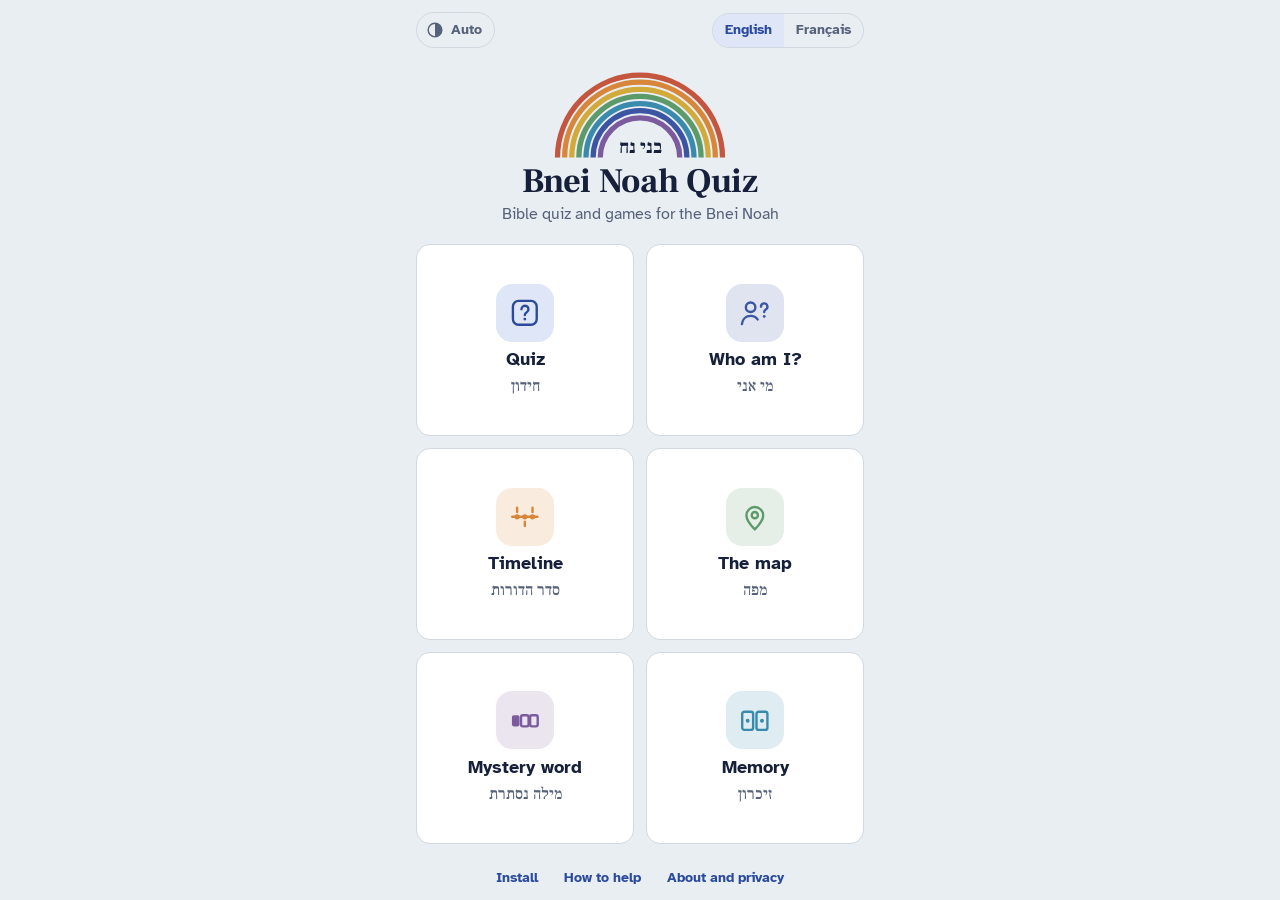
<file: index.html>
<!doctype html>
<html lang="en">
<head>
<meta charset="utf-8">
<meta name="viewport" content="width=device-width, initial-scale=1, viewport-fit=cover">
<meta name="color-scheme" content="light dark">
<title>Bnei Noah Quiz</title>
<meta name="description" content="A free Bible quiz and five games for Noahides. 60 questions, every answer cites its source. Works offline, no ads, no account. English and French.">
<link rel="canonical" href="https://jimdmb.github.io/quiz-benei-noah/">
<link rel="icon" type="image/png" href="icon.png">
<link rel="apple-touch-icon" href="icon.png">
<link rel="manifest" href="manifest.webmanifest">
<meta name="theme-color" content="#E9EEF2" media="(prefers-color-scheme: light)">
<meta name="theme-color" content="#0E1320" media="(prefers-color-scheme: dark)">
<meta name="mobile-web-app-capable" content="yes">
<meta name="apple-mobile-web-app-capable" content="yes">
<meta name="apple-mobile-web-app-title" content="Bnei Noah">
<style>
/* Fonts bundled locally so the app works offline */
@font-face { font-family: "Frank Ruhl Libre"; font-style: normal; font-weight: 500; font-display: swap; src: url(fonts/frank-ruhl-libre-latin-500-normal.woff2) format("woff2"); unicode-range: U+0000-00FF, U+0131, U+0152-0153, U+02BB-02BC, U+02C6, U+02DA, U+02DC, U+0304, U+0308, U+0329, U+2000-206F, U+20AC, U+2122, U+2191, U+2193, U+2212, U+2215, U+FEFF, U+FFFD; }
@font-face { font-family: "Frank Ruhl Libre"; font-style: normal; font-weight: 700; font-display: swap; src: url(fonts/frank-ruhl-libre-latin-700-normal.woff2) format("woff2"); unicode-range: U+0000-00FF, U+0131, U+0152-0153, U+02BB-02BC, U+02C6, U+02DA, U+02DC, U+0304, U+0308, U+0329, U+2000-206F, U+20AC, U+2122, U+2191, U+2193, U+2212, U+2215, U+FEFF, U+FFFD; }
@font-face { font-family: "Frank Ruhl Libre"; font-style: normal; font-weight: 500; font-display: swap; src: url(fonts/frank-ruhl-libre-hebrew-500-normal.woff2) format("woff2"); unicode-range: U+0307-0308, U+0590-05FF, U+200C-2010, U+20AA, U+25CC, U+FB1D-FB4F; }
@font-face { font-family: "Frank Ruhl Libre"; font-style: normal; font-weight: 700; font-display: swap; src: url(fonts/frank-ruhl-libre-hebrew-700-normal.woff2) format("woff2"); unicode-range: U+0307-0308, U+0590-05FF, U+200C-2010, U+20AA, U+25CC, U+FB1D-FB4F; }
@font-face { font-family: "Atkinson Hyperlegible"; font-style: normal; font-weight: 400; font-display: swap; src: url(fonts/atkinson-hyperlegible-latin-400-normal.woff2) format("woff2"); unicode-range: U+0000-00FF, U+0131, U+0152-0153, U+02BB-02BC, U+02C6, U+02DA, U+02DC, U+0304, U+0308, U+0329, U+2000-206F, U+20AC, U+2122, U+2191, U+2193, U+2212, U+2215, U+FEFF, U+FFFD; }
@font-face { font-family: "Atkinson Hyperlegible"; font-style: normal; font-weight: 700; font-display: swap; src: url(fonts/atkinson-hyperlegible-latin-700-normal.woff2) format("woff2"); unicode-range: U+0000-00FF, U+0131, U+0152-0153, U+02BB-02BC, U+02C6, U+02DA, U+02DC, U+0304, U+0308, U+0329, U+2000-206F, U+20AC, U+2122, U+2191, U+2193, U+2212, U+2215, U+FEFF, U+FFFD; }

/* Base reset + Android safe areas (Capacitor injects --safe-area-inset-*) */
*, *::before, *::after { box-sizing: border-box; }
:root {
  --inset-top: var(--safe-area-inset-top, env(safe-area-inset-top, 0px));
  --inset-bottom: var(--safe-area-inset-bottom, env(safe-area-inset-bottom, 0px));
  --inset-left: var(--safe-area-inset-left, env(safe-area-inset-left, 0px));
  --inset-right: var(--safe-area-inset-right, env(safe-area-inset-right, 0px));
  padding: var(--inset-top) var(--inset-right) 0 var(--inset-left);
  -webkit-text-size-adjust: 100%;
  -webkit-tap-highlight-color: transparent;
}
body { margin: 0; overscroll-behavior-y: none; }
img { max-width: 100%; }
[hidden] { display: none !important; }

/* Layout: one phone-width column; screens swap in place. The keshet (rainbow arc of the covenant, Gen 9:13) is the single bold element: brand mark on home, progress gauge in play. */
:root {
  --bg: #E9EEF2;
  --surface: #FFFFFF;
  --ink: #16203A;
  --muted: #56627A;
  --line: #D0D8E1;
  --accent: #2B4A9E;
  --accent-ink: #FFFFFF;
  --accent-soft: #DEE6F7;
  --good: #2C7A55;
  --good-soft: #DDEFE5;
  --bad: #B3443A;
  --bad-soft: #F6E1DE;
  --k1: #C4553F; --k2: #D8873A; --k3: #D2AA3C; --k4: #5C9A6A; --k5: #3A8AAE; --k6: #3B55A3; --k7: #7B5A9E;
  --f-display: "Frank Ruhl Libre", "Iowan Old Style", "Times New Roman", serif;
  --f-body: "Atkinson Hyperlegible", system-ui, -apple-system, "Segoe UI", Roboto, sans-serif;
  --radius: 14px;
}
@media (prefers-color-scheme: dark) {
  :root:not([data-theme="light"]) {
    --bg: #0E1320; --surface: #171E30; --ink: #E7EBF3; --muted: #9AA4B9; --line: #2A3350;
    --accent: #8EA6EE; --accent-ink: #0E1320; --accent-soft: #222D4B;
    --good: #5DBE8C; --good-soft: #16302A; --bad: #EA8277; --bad-soft: #3A1F1F;
    --k1: #E0765F; --k2: #EDA257; --k3: #E6C45E; --k4: #7DBA8A; --k5: #5FA9CB; --k6: #7088D6; --k7: #A385C4;
    color-scheme: dark;
  }
}
:root[data-theme="dark"] {
  --bg: #0E1320; --surface: #171E30; --ink: #E7EBF3; --muted: #9AA4B9; --line: #2A3350;
  --accent: #8EA6EE; --accent-ink: #0E1320; --accent-soft: #222D4B;
  --good: #5DBE8C; --good-soft: #16302A; --bad: #EA8277; --bad-soft: #3A1F1F;
  --k1: #E0765F; --k2: #EDA257; --k3: #E6C45E; --k4: #7DBA8A; --k5: #5FA9CB; --k6: #7088D6; --k7: #A385C4;
  color-scheme: dark;
}

html, body { height: 100%; }
body {
  background: var(--bg);
  color: var(--ink);
  font-family: var(--f-body);
  font-size: 16px;
  line-height: 1.5;
  -webkit-font-smoothing: antialiased;
}
.app {
  max-width: 30rem;
  min-height: 100%;
  margin: 0 auto;
  padding-inline: 16px;
  padding-block: 20px 0;
  display: flex;
  flex-direction: column;
  gap: 24px;
}
button { font: inherit; color: inherit; }
:focus-visible { outline: 3px solid var(--accent); outline-offset: 2px; border-radius: 6px; }
[tabindex="-1"]:focus { outline: none; }
.he { font-family: var(--f-display); direction: rtl; unicode-bidi: isolate; }

/* ---------- Home ---------- */
.brand { display: flex; flex-direction: column; align-items: center; text-align: center; gap: 6px; }
.brand svg { width: 100%; max-width: 250px; height: auto; display: block; }
.band { fill: none; stroke-width: 7; }
.hero-he { font-family: var(--f-display); font-size: 25px; font-weight: 700; fill: var(--ink); }
.brand h1 {
  font-family: var(--f-display);
  font-weight: 700;
  font-size: 2.15rem;
  line-height: 1.1;
  letter-spacing: -0.01em;
  margin: 0;
  text-wrap: balance;
}
.tagline { margin: 0; color: var(--muted); max-width: 34ch; text-wrap: balance; }

.label {
  margin: 0 0 10px;
  font-size: 0.75rem;
  font-weight: 700;
  letter-spacing: 0.09em;
  text-transform: uppercase;
  color: var(--muted);
}

.btn {
  display: flex;
  flex-direction: column;
  align-items: center;
  justify-content: center;
  gap: 2px;
  width: 100%;
  min-height: 52px;
  padding: 12px 16px;
  border: 0;
  border-radius: 12px;
  background: var(--accent);
  color: var(--accent-ink);
  font-weight: 700;
  font-size: 1.05rem;
  cursor: pointer;
  transition: transform .12s ease, filter .15s ease;
}
.btn:hover { filter: brightness(1.08); }
.btn:active { transform: scale(0.985); }
.btn small { font-weight: 400; font-size: 0.85rem; opacity: 0.85; }
.btn.ghost { background: transparent; color: var(--accent); border: 1.5px solid var(--line); }
.btn.ghost:hover { border-color: var(--accent); filter: none; }

.cats {
  display: flex;
  flex-direction: column;
  background: var(--surface);
  border: 1px solid var(--line);
  border-radius: var(--radius);
  overflow: hidden;
}
.cat {
  display: grid;
  grid-template-columns: 44px minmax(0, 1fr) auto;
  grid-template-areas: "ico name he" "ico desc desc" "ico best best";
  column-gap: 12px;
  align-items: baseline;
  padding: 14px 16px;
  border: 0;
  border-top: 1px solid var(--line);
  background: transparent;
  text-align: left;
  cursor: pointer;
  transition: background .15s ease;
}
.cat:first-child { border-top: 0; }
@media (hover: hover) { .cat:hover { background: var(--accent-soft); } }
.cat:focus-visible { outline-offset: -3px; border-radius: 0; }
.cat .badge { grid-area: ico; align-self: center; }
.badge { width: 44px; height: 44px; border-radius: 12px; display: grid; place-items: center; background: var(--accent-soft); color: var(--accent); }
/* les jeux prennent chacun une couleur de l'arc */
.badge.tint { color: var(--tint); background: color-mix(in srgb, var(--tint) 16%, var(--surface)); }
.ico { width: 26px; height: 26px; fill: none; stroke: currentColor; stroke-width: 1.7; stroke-linecap: round; stroke-linejoin: round; }
.ico .fill { fill: currentColor; stroke: none; }
.ico-he { font-family: var(--f-display); font-size: 19px; font-weight: 700; fill: currentColor; stroke: none; }
.cat .name { grid-area: name; font-weight: 700; font-size: 1.05rem; }
.cat .he { grid-area: he; justify-self: end; color: var(--muted); font-size: 1.05rem; }
.cat .desc { grid-area: desc; color: var(--muted); font-size: 0.9rem; }
.cat .best { grid-area: best; margin-top: 2px; color: var(--accent); font-size: 0.85rem; font-variant-numeric: tabular-nums; }
.cat .best b { color: inherit; }

.src { margin: 10px 0 0; color: var(--muted); font-size: 0.82rem; }

.about p { margin: 0 0 8px; color: var(--muted); font-size: 0.9rem; max-width: 60ch; }
.about a { color: var(--accent); font-weight: 700; }
/* Écran « Comment aider » (version web) : étapes numérotées et bouton vers le test */
.about ol { margin: 0 0 14px; padding-left: 1.4em; color: var(--muted); font-size: 0.9rem; max-width: 60ch; }
.about li { margin-bottom: 8px; padding-left: 4px; }
.about li::marker { color: var(--accent); font-weight: 700; }
.about a.btn { color: var(--accent-ink); text-decoration: none; }
/* Écran « Comment aider » : bannière, pastilles et bandeau de captures qui défile */
.help-hero { display: block; width: 100%; height: auto; margin-bottom: 18px; border-radius: 18px; box-shadow: 0 10px 28px rgba(22, 32, 58, 0.22); }
.kicker { margin: 0 0 6px; color: var(--accent); font-size: 0.75rem; font-weight: 700; letter-spacing: 0.08em; text-transform: uppercase; }
.chips { display: flex; flex-wrap: wrap; gap: 8px; margin: 12px 0 0; padding: 0; list-style: none; }
.chips li { padding: 3px 12px; border: 1px solid var(--line); border-radius: 999px; background: var(--surface); font-size: 0.85rem; }
.help-shots { display: flex; gap: 12px; margin: 0 -16px 18px; padding: 4px 16px 14px; overflow-x: auto; scroll-snap-type: x proximity; }
.help-shots img { flex: none; width: 160px; height: auto; aspect-ratio: 9 / 16; border-radius: 14px; background: var(--line); box-shadow: 0 6px 16px rgba(22, 32, 58, 0.2); scroll-snap-align: start; }

.foot {
  display: flex;
  flex-direction: column;
  gap: 6px;
  margin: 0;
  padding-block: 14px calc(28px + var(--inset-bottom));
  color: var(--muted);
  font-size: 0.82rem;
  border-top: 1px solid var(--line);
}
.foot p { margin: 0; }
.foot .mail { color: var(--ink); user-select: all; overflow-wrap: anywhere; }

/* ---------- Réglages : thème et langue ---------- */
.prefs { display: flex; align-items: center; justify-content: space-between; gap: 12px; }
.pref {
  display: inline-flex;
  align-items: center;
  gap: 6px;
  min-height: 36px;
  padding: 4px 12px 4px 8px;
  border: 1.5px solid var(--line);
  border-radius: 999px;
  background: transparent;
  color: var(--muted);
  font-size: 0.85rem;
  font-weight: 700;
  cursor: pointer;
}
.pref .ico { width: 20px; height: 20px; }
.seg { display: inline-flex; border: 1.5px solid var(--line); border-radius: 999px; overflow: hidden; }
.seg-b { min-height: 33px; padding: 4px 12px; border: 0; background: transparent; color: var(--muted); font-size: 0.85rem; font-weight: 700; cursor: pointer; }
.seg-b[aria-pressed="true"] { background: var(--accent-soft); color: var(--accent); }
.seg-b:focus-visible { outline-offset: -3px; }

/* ---------- Accueil : tout tient sur un écran, les tuiles se partagent la hauteur restante ---------- */
.app.home { height: 100%; min-height: 0; gap: clamp(8px, 2vh, 20px); padding-block: 12px calc(6px + var(--inset-bottom)); }
.home .brand { gap: 2px; }
.home .brand svg { max-width: clamp(104px, 20vh, 230px); }
.home .brand h1 { font-size: clamp(1.5rem, 4.3vh, 2.15rem); }
.home .tagline { font-size: clamp(0.85rem, 2.1vh, 1rem); }
.tiles {
  flex: 1;
  min-height: 0;
  display: grid;
  grid-template-columns: repeat(2, minmax(0, 1fr));
  grid-template-rows: repeat(3, minmax(0, 1fr));
  gap: clamp(8px, 1.6vh, 12px);
}
.tile {
  display: flex;
  flex-direction: column;
  align-items: center;
  justify-content: center;
  gap: clamp(2px, 0.8vh, 8px);
  min-height: 0;
  padding: 6px 8px;
  border: 1px solid var(--line);
  border-radius: var(--radius);
  background: var(--surface);
  text-align: center;
  cursor: pointer;
  transition: border-color .15s ease, transform .12s ease;
}
.tile:active { transform: scale(0.98); }
@media (hover: hover) { .tile:hover { border-color: var(--accent); } }
.tile .badge { width: clamp(38px, 7.4vh, 58px); height: clamp(38px, 7.4vh, 58px); border-radius: 28%; }
.tile .ico { width: 58%; height: 58%; }
.tile .name { font-weight: 700; font-size: clamp(0.95rem, 2.4vh, 1.1rem); line-height: 1.2; }
.tile .he { color: var(--muted); font-size: clamp(0.85rem, 2.1vh, 1rem); line-height: 1.2; }
.home-links { display: flex; flex-wrap: wrap; justify-content: center; gap: 0 18px; }
.home-links .link { margin: 0; padding: 6px 4px; font-size: 0.85rem; }
/* écran très bas (téléphone couché) : l'accueil reprend un défilement normal */
@media (max-height: 520px) {
  .app.home { height: auto; }
  .tiles { grid-template-rows: none; grid-auto-rows: minmax(96px, auto); }
}

.best-line { margin: 0; color: var(--muted); font-size: 0.9rem; }
.best-line b { color: var(--ink); }

/* ---------- Quiz ---------- */
.topbar { display: flex; align-items: center; justify-content: space-between; gap: 12px; }
.link {
  border: 0;
  background: transparent;
  color: var(--accent);
  font-weight: 700;
  padding: 8px 4px;
  margin-left: -4px;
  cursor: pointer;
}
.topbar .cat-name { color: var(--muted); font-size: 0.9rem; text-align: right; min-width: 0; }
.gauge { display: flex; justify-content: center; margin-top: -8px; }
.gauge svg { width: 100%; max-width: 230px; height: auto; display: block; }
.seg { fill: none; stroke-width: 12; stroke-linecap: round; transition: stroke .25s ease; }
.seg.todo { stroke: var(--line); }
.seg.cur { stroke: var(--accent); }
.seg.good { stroke: var(--good); }
.seg.bad { stroke: var(--bad); }
.g-num { font-family: var(--f-display); font-size: 34px; font-weight: 700; fill: var(--ink); font-variant-numeric: tabular-nums; }
.g-sub { font-size: 10.5px; font-weight: 700; letter-spacing: 0.09em; fill: var(--muted); }

.qhead { display: flex; flex-direction: column; gap: 10px; margin-top: -8px; }
.chips { display: flex; flex-wrap: wrap; gap: 6px; }
.chip {
  font-size: 0.75rem;
  font-weight: 700;
  letter-spacing: 0.06em;
  text-transform: uppercase;
  padding: 3px 9px;
  border-radius: 999px;
  background: var(--accent-soft);
  color: var(--accent);
}
.chip.lvl-3 { background: var(--bad-soft); color: var(--bad); }
.question {
  margin: 0;
  font-family: var(--f-display);
  font-weight: 500;
  font-size: 1.5rem;
  line-height: 1.3;
  text-wrap: balance;
}

.choices { display: flex; flex-direction: column; gap: 10px; }
.choice {
  display: flex;
  align-items: center;
  gap: 12px;
  width: 100%;
  min-height: 58px;
  padding: 12px 14px;
  border: 1.5px solid var(--line);
  border-radius: 12px;
  background: var(--surface);
  text-align: left;
  cursor: pointer;
  transition: border-color .15s ease, background .2s ease, opacity .2s ease;
}
.choice:hover:not(:disabled) { border-color: var(--accent); }
.choice:disabled { cursor: default; color: var(--ink); }
.choice .letter {
  flex: none;
  width: 34px;
  height: 34px;
  border-radius: 50%;
  display: grid;
  place-items: center;
  font-family: var(--f-display);
  font-size: 1.15rem;
  font-weight: 700;
  background: var(--accent-soft);
  color: var(--accent);
}
.choice .txt { min-width: 0; flex: 1; }
.choice .mark { flex: none; font-weight: 700; font-size: 1.1rem; }
.choice.correct { border-color: var(--good); background: var(--good-soft); }
.choice.correct .letter { background: var(--good); color: var(--surface); }
.choice.correct .mark { color: var(--good); }
.choice.wrong { border-color: var(--bad); background: var(--bad-soft); }
.choice.wrong .letter { background: var(--bad); color: var(--surface); }
.choice.wrong .mark { color: var(--bad); }
.choice.dim { opacity: 0.5; }

.feedback {
  display: flex;
  flex-direction: column;
  gap: 8px;
  padding: 16px;
  background: var(--surface);
  border: 1px solid var(--line);
  border-radius: var(--radius);
  animation: rise .25s ease both;
}
.feedback:empty { display: none; }
.feedback p { margin: 0; }
.verdict { font-weight: 700; }
.verdict.ok { color: var(--good); }
.verdict.ko { color: var(--bad); }
.ref { color: var(--muted); font-size: 0.875rem; }
.ref b { color: var(--ink); font-weight: 700; }

.actions {
  position: sticky;
  bottom: 0;
  margin-top: auto;
  padding-block: 12px calc(16px + var(--inset-bottom));
  background: linear-gradient(to top, var(--bg) 72%, transparent);
}
/* une simple consigne ne reste pas collée en bas : elle ne doit pas recouvrir les réponses */
.actions.idle { position: static; background: none; }
.hint { margin: 0; text-align: center; color: var(--muted); font-size: 0.9rem; padding-block: 14px; }


/* ---------- Results ---------- */
.result-head { display: flex; flex-direction: column; align-items: center; text-align: center; gap: 6px; }
.result-head h2 { margin: 0; font-family: var(--f-display); font-size: 1.7rem; line-height: 1.2; text-wrap: balance; }
.result-head p { margin: 0; color: var(--muted); max-width: 36ch; }
.record { display: inline-block; margin-top: 4px; }
.review { list-style: none; margin: 0; padding: 0; background: var(--surface); border: 1px solid var(--line); border-radius: var(--radius); overflow: hidden; }
.review li { display: grid; grid-template-columns: 28px minmax(0, 1fr); column-gap: 10px; padding: 12px 14px; border-top: 1px solid var(--line); }
.review li:first-child { border-top: 0; }
.review .st { font-weight: 700; font-size: 1.05rem; line-height: 1.4; }
.review .st.ok { color: var(--good); }
.review .st.ko { color: var(--bad); }
.review .rq { margin: 0; font-size: 0.95rem; line-height: 1.4; }
.review .ra { margin: 4px 0 0; font-size: 0.875rem; color: var(--muted); }
.review .ra b { color: var(--ink); }
.review .ra s { color: var(--bad); }
.actions.stack { position: static; padding-bottom: calc(28px + var(--inset-bottom)); display: flex; flex-direction: column; gap: 10px; background: none; }

@keyframes rise { from { transform: translateY(6px); opacity: .4; } to { transform: none; opacity: 1; } }
@media (prefers-reduced-motion: reduce) {
  *, *::before, *::after { animation: none !important; transition: none !important; }
}
</style>
<link rel="stylesheet" href="jeux/jeux.css">

</head>
<body>
<div id="app" class="app"></div>

<script src="en/quiz.js"></script>
<script src="en/jeux.js"></script>
<script>
const CATS = [
  { id: "torah",  name: "Torah",               he: "תורה",            desc: "Les cinq livres de Moïse",
    icon: '<path d="M4.5 20V10a3.75 3.75 0 0 1 7.5 0v10zM12 20V10a3.75 3.75 0 0 1 7.5 0v10z"/><path d="M7 12.5h2.5M7 15.5h2.5M14.5 12.5h2.5M14.5 15.5h2.5"/>' },
  { id: "neviim", name: "Prophètes et Écrits", he: "נ״ך",   desc: "Nevi’im et Ketouvim",
    icon: '<path d="M12 7c-1.9-1.4-4.2-2-7.5-2v12.5c3.3 0 5.6.6 7.5 2 1.9-1.4 4.2-2 7.5-2V5c-3.3 0-5.6.6-7.5 2z"/><path d="M12 7v12.5"/>' },
  { id: "second", name: "Second Temple",       he: "בית שני",          desc: "La période intertestamentaire",
    icon: '<path d="M3.5 9.5 12 4.5l8.5 5z"/><path d="M6 12v6M10 12v6M14 12v6M18 12v6"/><path d="M3.5 20.5h17"/>' },
  { id: "fetes",  name: "Fêtes juives",        he: "מועדי ישראל",      desc: "Les fêtes d’Israël et leur sens",
    icon: '<rect x="4" y="5.5" width="16" height="14.5" rx="2"/><path d="M4 10h16M8.5 3.5v4M15.5 3.5v4"/><circle class="fill" cx="12" cy="15" r="1.6"/>' },
  { id: "lois",   name: "Les sept lois",       he: "שבע מצוות",        desc: "Les lois noahides et leurs sources",
    icon: '<path d="M12 4v16M8 20h8M5.5 7.5h13"/><path d="M5.5 7.5 3 13.5a2.7 2.7 0 0 0 5 0zM18.5 7.5 16 13.5a2.7 2.7 0 0 0 5 0z"/>' },
  { id: "hebreu", name: "Hébreu biblique",     he: "לשון הקודש",       desc: "Mots et notions clés",
    icon: '<text class="ico-he" x="12" y="18.5" text-anchor="middle">א</text>' }
];
const QUIZ_ICON = '<rect x="3.5" y="3.5" width="17" height="17" rx="4"/><path d="M9.6 9.4a2.5 2.5 0 1 1 3.9 2.1c-.9.6-1.5 1.1-1.5 2.1"/><circle class="fill" cx="12" cy="16.5" r="1"/>';

// a[0] is always the correct answer; choices are shuffled at play time.
// The English text of each question is in www/en/quiz.js, in the same order.
const Q = [
  // ---------- Torah ----------
  { c: "torah", l: 1, q: "Quel signe Dieu donne-t-il comme gage de son alliance avec Noé et toute créature vivante ?",
    a: ["L’arc-en-ciel", "La circoncision", "Le chabbat", "Le rameau d’olivier"], r: "Genèse 9:12-13",
    x: "« J’ai placé mon arc dans la nue » : l’arc-en-ciel (kéchet) est le signe d’une alliance conclue avec toute l’humanité, pas seulement avec Israël." },
  { c: "torah", l: 1, q: "Combien de personnes entrent dans l’arche ?",
    a: ["Huit", "Six", "Dix", "Douze"], r: "Genèse 7:13",
    x: "Noé, sa femme, ses trois fils (Sem, Cham et Japhet) et leurs trois épouses." },
  { c: "torah", l: 2, q: "Quel oiseau Noé lâche-t-il en premier à la fin du déluge ?",
    a: ["Le corbeau", "La colombe", "L’aigle", "Le passereau"], r: "Genèse 8:6-12",
    x: "Le corbeau va et vient jusqu’à ce que les eaux sèchent. La colombe n’est envoyée qu’ensuite, à trois reprises." },
  { c: "torah", l: 1, q: "Sur quelles montagnes l’arche s’arrête-t-elle ?",
    a: ["Les monts d’Ararat", "Le mont Sinaï", "Le mont Moriah", "Le mont Carmel"], r: "Genèse 8:4",
    x: "Le septième mois, le dix-septième jour du mois." },
  { c: "torah", l: 2, q: "Quel roi de Salem, « prêtre du Dieu Très-Haut », bénit Abram ?",
    a: ["Melkhisédek", "Abimélekh", "Amraphel", "Balak"], r: "Genèse 14:18-20",
    x: "Le Talmud (Nedarim 32b) identifie Melkhisédek à Sem, fils de Noé : un non-Israélite qui servait le Dieu unique." },
  { c: "torah", l: 1, q: "Quel prêtre de Midian conseille à Moïse d’instituer des juges pour le peuple ?",
    a: ["Jethro (Yitro)", "Balaam", "Aaron", "Caleb"], r: "Exode 18:13-26",
    x: "La section de la Torah qui contient le don des Dix Paroles porte son nom : Yitro." },
  { c: "torah", l: 1, q: "Quel devin non-israélite est engagé pour maudire Israël, mais finit par le bénir ?",
    a: ["Balaam", "Jethro", "Og", "Sihon"], r: "Nombres 22–24",
    x: "Balak, roi de Moab, fait appel à lui. Sa bénédiction « Qu’elles sont belles tes tentes, ô Jacob » (Nombres 24:5) est encore récitée à l’entrée de la synagogue." },
  { c: "torah", l: 2, q: "De quelle ville Abram part-il avec son père Terah ?",
    a: ["Ur des Chaldéens", "Ninive", "Babel", "Damas"], r: "Genèse 11:31 ; 12:1-4",
    x: "Terah quitte Ur pour Canaan mais s’arrête à Haran. C’est de Haran qu’Abram part après l’appel « Lekh lekha »." },
  { c: "torah", l: 1, q: "Où la construction d’une tour provoque-t-elle la confusion des langues ?",
    a: ["Babel", "Sodome", "Ninive", "Jéricho"], r: "Genèse 11:1-9",
    x: "Dans la plaine de Chinear. La Torah rapproche le nom Babel du verbe balal, « confondre »." },
  { c: "torah", l: 1, q: "Quels sont les trois fils de Noé ?",
    a: ["Sem, Cham et Japhet", "Caïn, Abel et Seth", "Isaac, Ismaël et Madian", "Ruben, Siméon et Lévi"], r: "Genèse 6:10 ; 9:19",
    x: "« C’est par eux que toute la terre fut peuplée » : tous les peuples sont donc Benei Noah, fils de Noé." },

  // ---------- Prophètes et Écrits ----------
  { c: "neviim", l: 1, q: "Vers quelle grande ville non-juive le prophète Jonas est-il envoyé ?",
    a: ["Ninive", "Babylone", "Tyr", "Damas"], r: "Jonas 1:2 ; 3:5-10",
    x: "Les habitants de Ninive se repentent et la ville est épargnée. Le livre de Jonas est lu l’après-midi de Yom Kippour." },
  { c: "neviim", l: 2, q: "Quel général araméen, guéri de la lèpre, déclare qu’il n’y a de Dieu qu’en Israël ?",
    a: ["Naaman", "Hazaël", "Ben-Hadad", "Sisera"], r: "2 Rois 5:1-15",
    x: "Après s’être plongé sept fois dans le Jourdain sur la parole d’Élisée, Naaman renonce aux autres dieux. Un modèle souvent cité pour les non-Juifs monothéistes." },
  { c: "neviim", l: 1, q: "Quelle Moabite est l’arrière-grand-mère du roi David ?",
    a: ["Ruth", "Orpa", "Noémi", "Rahab"], r: "Ruth 4:13-17",
    x: "Ruth épouse Boaz ; leur fils Obed est le père d’Isaï, père de David. Le livre est lu à Chavouot." },
  { c: "neviim", l: 2, q: "Quel prophète annonce : « Ma maison sera appelée maison de prière pour tous les peuples » ?",
    a: ["Isaïe", "Jérémie", "Ézéchiel", "Amos"], r: "Isaïe 56:6-7",
    x: "Le passage s’adresse aux « fils de l’étranger » qui s’attachent à l’Éternel." },
  { c: "neviim", l: 2, q: "Quel prophète annonce : « En ce jour-là, l’Éternel sera un et son nom sera un » ?",
    a: ["Zacharie", "Malachie", "Osée", "Joël"], r: "Zacharie 14:9",
    x: "Ce verset conclut la prière du Alénou, récitée à la fin de chaque office." },
  { c: "neviim", l: 1, q: "Quel roi perse autorise les exilés à rentrer et à rebâtir le Temple de Jérusalem ?",
    a: ["Cyrus", "Nabuchodonosor", "Darius le Mède", "Assuérus"], r: "Esdras 1:1-3 ; Isaïe 45:1",
    x: "Son édit date d’environ 538 av. EC. Isaïe l’appelle « son oint » (machia’h)." },
  { c: "neviim", l: 2, q: "Dans quel livre le nom de Dieu n’apparaît-il jamais ?",
    a: ["Esther", "Ruth", "Jonas", "Lamentations"], r: "Livre d’Esther ; Houlin 139b",
    x: "La tradition y lit une présence cachée : le Talmud rapproche le nom d’Esther du verset « Je cacherai ma face » (Deutéronome 31:18)." },
  { c: "neviim", l: 2, q: "Combien de livres compte la Bible hébraïque selon le décompte juif traditionnel ?",
    a: ["24", "22", "39", "12"], r: "Baba Batra 14b (ordre des livres)",
    x: "Même contenu que les 39 livres de certaines éditions, mais les douze petits prophètes forment un seul livre, comme Samuel, Rois, Chroniques et Esdras-Néhémie. Flavius Josèphe en comptait 22." },
  { c: "neviim", l: 1, q: "Quelle reine vient éprouver Salomon par des énigmes ?",
    a: ["La reine de Saba", "Jézabel", "Vashti", "Athalie"], r: "1 Rois 10:1-13",
    x: "Impressionnée par sa sagesse, elle loue l’Éternel, le Dieu de Salomon (1 Rois 10:9)." },
  { c: "neviim", l: 2, q: "En quelle langue sont rédigés une partie du livre de Daniel et une partie d’Esdras ?",
    a: ["L’araméen", "Le grec", "Le perse", "L’akkadien"], r: "Daniel 2:4–7:28 ; Esdras 4:8–6:18",
    x: "L’araméen était la langue administrative de l’empire perse et la langue courante des Juifs après l’exil." },

  // ---------- Second Temple ----------
  { c: "second", l: 2, q: "Selon la Mishna, à qui les derniers prophètes transmettent-ils la Torah ?",
    a: ["Aux hommes de la Grande Assemblée", "Aux Maccabées", "Aux Esséniens", "Au Sanhédrin d’Hérode"], r: "Pirké Avot 1:1",
    x: "La Grande Assemblée (Anché Knesset HaGuedola), active au début de l’époque perse, fait le lien entre les prophètes et les sages." },
  { c: "second", l: 1, q: "Quel conquérant fait passer la Judée sous domination grecque vers 332 av. EC ?",
    a: ["Alexandre le Grand", "Antiochos III", "Ptolémée Ier", "Pompée"], r: "Josèphe, Antiquités juives XI, 8",
    x: "À sa mort en 323 av. EC, son empire est partagé : la Judée passe d’abord aux Ptolémées d’Égypte, puis aux Séleucides de Syrie vers 200 av. EC." },
  { c: "second", l: 1, q: "Quelle traduction grecque de la Torah est réalisée à Alexandrie au IIIe siècle av. EC ?",
    a: ["La Septante", "Le Targoum Onkelos", "La Vulgate", "La Peshitta"], r: "Lettre d’Aristée ; Meguila 9a",
    x: "Le Talmud raconte que Ptolémée réunit 72 sages dans 72 maisons séparées, et qu’ils produisirent tous la même traduction." },
  { c: "second", l: 1, q: "Quel roi séleucide interdit la pratique du judaïsme vers 167 av. EC ?",
    a: ["Antiochos IV Épiphane", "Alexandre le Grand", "Ptolémée II", "Hérode le Grand"], r: "1 Maccabées 1:41-64",
    x: "Il fait installer un culte païen dans le Temple. Sa politique déclenche la révolte des Maccabées." },
  { c: "second", l: 1, q: "Quel prêtre établi à Modiïn, père de Judas Maccabée, lance la révolte ?",
    a: ["Mattathias (Matityahou)", "Jean Hyrcan", "Éléazar", "Simon le Juste"], r: "1 Maccabées 2:1-28",
    x: "Il refuse de sacrifier aux idoles et se réfugie dans les montagnes avec ses cinq fils." },
  { c: "second", l: 1, q: "Quelle fête commémore la nouvelle dédicace du Temple par les Maccabées ?",
    a: ["Hanoukka", "Pourim", "Soukkot", "Tou Bichvat"], r: "1 Maccabées 4:52-59 ; Chabbat 21b",
    x: "Le 25 Kislev, vers 164 av. EC. Les livres des Maccabées ne font pas partie de la Bible hébraïque ; le Talmud rapporte le miracle de la fiole d’huile." },
  { c: "second", l: 2, q: "Comment s’appelle la dynastie issue des Maccabées, qui règne sur la Judée jusqu’en 37 av. EC ?",
    a: ["Les Hasmonéens", "Les Hérodiens", "Les Séleucides", "Les Lagides"], r: "Josèphe, Antiquités juives XII–XIV",
    x: "Le nom viendrait d’un ancêtre de Mattathias, Hasmonée. La dynastie prend fin quand Hérode, soutenu par Rome, prend Jérusalem." },
  { c: "second", l: 2, q: "Quel général romain entre dans Jérusalem en 63 av. EC ?",
    a: ["Pompée", "Titus", "Jules César", "Vespasien"], r: "Josèphe, Antiquités juives XIV, 4",
    x: "Appelé à arbitrer entre les frères hasmonéens Hyrcan II et Aristobule II, il place la Judée sous tutelle romaine." },
  { c: "second", l: 2, q: "Quel est le seul livre biblique conservé en entier parmi les manuscrits de la mer Morte ?",
    a: ["Isaïe", "La Genèse", "Les Psaumes", "Daniel"], r: "Grand rouleau d’Isaïe (1QIsaᵃ)",
    x: "Copié au IIe siècle av. EC et découvert en 1947 dans une grotte de Qumrân, il a plus de mille ans de plus que le Codex d’Alep." },
  { c: "second", l: 3, q: "Quel sage de Jérusalem écrit vers 180 av. EC un livre de sagesse que le Talmud cite parfois ?",
    a: ["Ben Sira", "Philon d’Alexandrie", "Flavius Josèphe", "Hillel l’Ancien"], r: "Haguiga 13a",
    x: "Écrit en hébreu, le livre n’est pas entré dans le Tanakh mais a été conservé en grec. Des fragments hébreux ont été retrouvés dans la Guenizah du Caire et à Massada." },

  // ---------- Fêtes juives ----------
  { c: "fetes", l: 1, q: "Quel instrument fait-on sonner à Roch Hachana ?",
    a: ["Le chofar", "Les trompettes d’argent", "La harpe", "Le tambourin"], r: "Lévitique 23:24 ; Roch Hachana 16a",
    x: "La Torah appelle ce jour « jour de sonnerie » (Yom Terou’a). On utilise de préférence une corne de bélier, en souvenir du bélier offert à la place d’Isaac." },
  { c: "fetes", l: 2, q: "Roch Hachana, le Nouvel An juif, tombe le premier jour de quel mois ?",
    a: ["Tichri", "Nissan", "Elloul", "Kislev"], r: "Lévitique 23:24",
    x: "La Torah l’appelle « le septième mois » : les mois se comptent à partir de Nissan, le mois de la sortie d’Égypte, mais le compte des années change en Tichri." },
  { c: "fetes", l: 1, q: "Combien de temps dure le jeûne de Yom Kippour ?",
    a: ["Environ 25 heures", "12 heures", "Trois jours", "Une semaine"], r: "Lévitique 23:27-32",
    x: "La Torah le fixe d’un soir au soir suivant. Il commence avant le coucher du soleil et se termine à la tombée de la nuit le lendemain." },
  { c: "fetes", l: 1, q: "Pendant Soukkot, on habite sept jours dans une cabane. En souvenir de quoi ?",
    a: ["Des abris d’Israël dans le désert", "De l’exil à Babylone", "De l’arche de Noé", "De la construction du Temple"], r: "Lévitique 23:42-43",
    x: "Chaque génération se rappelle ainsi qu’Israël a vécu sous des abris provisoires après la sortie d’Égypte." },
  { c: "fetes", l: 3, q: "Selon le Talmud, que représentent les 70 taureaux offerts au Temple pendant Soukkot ?",
    a: ["Les soixante-dix nations du monde", "Les soixante-dix anciens d’Israël", "Les soixante-dix années de l’exil", "Les soixante-dix ans d’une vie humaine"], r: "Nombres 29:12-34 ; Soukka 55b",
    x: "De 13 taureaux le premier jour à 7 le septième, soit 70 en tout, offerts pour l’ensemble des peuples. Zacharie annonce que les nations monteront à Jérusalem pour fêter Soukkot (Zacharie 14:16)." },
  { c: "fetes", l: 1, q: "Quel aliment est interdit pendant Pessa’h ?",
    a: ["Le pain levé (hamets)", "La viande", "Le vin", "Le sel"], r: "Exode 12:15-20, 39",
    x: "On mange la matsa, du pain non levé : à la sortie d’Égypte, la pâte n’avait pas eu le temps de lever." },
  { c: "fetes", l: 1, q: "Quel événement la tradition associe-t-elle à Chavouot ?",
    a: ["Le don de la Torah au Sinaï", "La sortie d’Égypte", "La dédicace du Temple", "La traversée du Jourdain"], r: "Exode 19:1 ; Chabbat 86b",
    x: "La Torah en fait la fête des prémices, sept semaines après Pessa’h. La tradition y célèbre le don de la Torah, et on y lit le livre de Ruth." },
  { c: "fetes", l: 1, q: "Quel livre lit-on à Pourim ?",
    a: ["Le rouleau d’Esther", "Le livre de Ruth", "Les Lamentations", "Le Cantique des Cantiques"], r: "Esther 3:7 ; 9:20-28",
    x: "Pourim célèbre le salut des Juifs de l’empire perse face au complot d’Haman. Son nom vient de « pour », le sort qu’Haman avait tiré." },
  { c: "fetes", l: 2, q: "Selon la Mishna, Tou Bichvat est le nouvel an de quoi ?",
    a: ["Des arbres", "Des rois", "Du bétail", "Des fêtes"], r: "Mishna Roch Hachana 1:1",
    x: "La Mishna compte quatre débuts d’année. Celui des arbres, le 15 Chevat, sert à calculer les dîmes sur les fruits." },
  { c: "fetes", l: 2, q: "Quel jeûne rappelle la destruction des deux Temples de Jérusalem ?",
    a: ["Le 9 Av (Tichea Béav)", "Yom Kippour", "Le jeûne d’Esther", "Le jeûne de Guedalia"], r: "Mishna Taanit 4:6",
    x: "Selon la Mishna, le Premier et le Second Temple ont été détruits à cette même date. On y lit le livre des Lamentations." },

  // ---------- Les sept lois ----------
  { c: "lois", l: 1, q: "Combien de commandements la tradition rabbinique donne-t-elle aux descendants de Noé ?",
    a: ["Sept", "Dix", "Treize", "Six cent treize"], r: "Sanhédrin 56a",
    x: "Établir des tribunaux, et s’abstenir du blasphème, de l’idolâtrie, des unions interdites, du meurtre, du vol et de la chair d’un animal vivant." },
  { c: "lois", l: 2, q: "Dans quel traité du Talmud les sept lois sont-elles énumérées et discutées ?",
    a: ["Sanhédrin", "Berakhot", "Chabbat", "Pessa’him"], r: "Sanhédrin 56a–60a",
    x: "Ce traité porte sur les tribunaux et le droit pénal. Les sept lois y sont discutées sur plusieurs pages." },
  { c: "lois", l: 2, q: "Laquelle des sept lois est une obligation active plutôt qu’une interdiction ?",
    a: ["Établir des tribunaux (Dinim)", "Ne pas voler (Guézel)", "Ne pas blasphémer", "Ne pas pratiquer l’idolâtrie"], r: "Maïmonide, Lois des rois 9:14",
    x: "Chaque société doit instituer des juges pour faire respecter les six autres lois. Les décisionnaires débattent de sa portée exacte." },
  { c: "lois", l: 1, q: "Que désigne l’interdit appelé « ever min ha-’haï » ?",
    a: ["Manger un membre arraché à un animal vivant", "Consommer le sang des poissons", "Chasser pour le plaisir", "Manger de la viande le chabbat"], r: "Genèse 9:4",
    x: "Après le déluge, la viande est permise à Noé, mais pas la chair prélevée sur un animal encore en vie." },
  { c: "lois", l: 2, q: "Selon Maïmonide, quelle loi Noé reçoit-il en plus des six données à Adam ?",
    a: ["L’interdit du membre d’un animal vivant", "L’interdit du meurtre", "L’obligation d’établir des tribunaux", "L’interdit du vol"], r: "Maïmonide, Lois des rois 9:1",
    x: "La viande n’était pas permise à Adam. Quand elle l’est pour Noé, l’interdit du membre d’un animal vivant s’ajoute." },
  { c: "lois", l: 3, q: "De quel verset le Talmud dérive-t-il l’ensemble des sept lois ?",
    a: ["Genèse 2:16", "Genèse 9:1", "Exode 20:2", "Deutéronome 6:4"], r: "Sanhédrin 56b",
    x: "« L’Éternel Dieu donna un ordre à l’homme, disant : De tout arbre du jardin tu peux manger. » Rabbi Yo’hanan rattache chaque mot du verset à l’une des lois." },
  { c: "lois", l: 2, q: "Que désigne l’expression « Birkat HaChem » dans la liste des sept lois ?",
    a: ["L’interdit du blasphème", "La bénédiction avant le repas", "La prière du matin", "Le serment devant un tribunal"], r: "Sanhédrin 56a",
    x: "Littéralement « bénir le Nom » : un euphémisme employé par respect pour désigner le fait de maudire Dieu." },
  { c: "lois", l: 1, q: "Quel verset donné à Noé fonde l’interdit du meurtre ?",
    a: ["« Qui verse le sang de l’homme, par l’homme son sang sera versé »", "« Croissez et multipliez »", "« Tu aimeras ton prochain comme toi-même »", "« Écoute, Israël »"], r: "Genèse 9:6",
    x: "Le verset poursuit : « car l’homme a été fait à l’image de Dieu ». Chaque vie humaine porte cette image." },
  { c: "lois", l: 2, q: "Comment Maïmonide appelle-t-il le non-Juif qui observe les sept lois parce que Dieu les a ordonnées ?",
    a: ["Un pieux des nations du monde", "Un prosélyte (guer tsédek)", "Un Lévite", "Un nazir"], r: "Maïmonide, Lois des rois 8:11",
    x: "Il est compté parmi les ’hassidé oumot ha-olam et a part au monde futur." },
  { c: "lois", l: 1, q: "L’interdit du « guézel » concerne :",
    a: ["Le vol", "Le mensonge", "La médisance", "Le travail le chabbat"], r: "Sanhédrin 57a ; Lois des rois 9:9",
    x: "Il couvre le vol, le brigandage et toute appropriation injuste du bien d’autrui, même de très faible valeur." },

  // ---------- Hébreu biblique ----------
  { c: "hebreu", l: 1, q: "Que signifie « Béréchit », le premier mot de la Torah ?",
    a: ["Au commencement", "Au nom de Dieu", "Voici les générations", "Et Dieu dit"], r: "Genèse 1:1",
    x: "Le premier livre porte ce nom : en hébreu, chaque livre de la Torah est nommé d’après l’un de ses premiers mots." },
  { c: "hebreu", l: 1, q: "Que signifie le mot hébreu « kéchet » ?",
    a: ["Arc (et arc-en-ciel)", "Alliance", "Déluge", "Colombe"], r: "Genèse 9:13",
    x: "Le même mot désigne l’arc du chasseur et l’arc-en-ciel. Alliance se dit berit, déluge maboul, colombe yona." },
  { c: "hebreu", l: 1, q: "Tanakh est un acronyme. Que désignent ses trois lettres ?",
    a: ["Torah, Nevi’im, Ketouvim", "Talmud, Nevi’im, Kabbale", "Torah, Néhémie, Kohélet", "Tefila, Nedarim, Ketoubot"],
    r: "Tanakh",
    x: "L’Enseignement, les Prophètes et les Écrits : les trois parties de la Bible hébraïque." },
  { c: "hebreu", l: 1, q: "Combien de lettres compte l’alphabet hébreu ?",
    a: ["22", "26", "24", "28"], r: "Psaume 119",
    x: "Cinq d’entre elles ont en plus une forme finale. Le Psaume 119 compte 22 strophes, une par lettre." },
  { c: "hebreu", l: 1, q: "Que signifie « Chema », premier mot de la profession de foi juive ?",
    a: ["Écoute", "Paix", "Loue", "Souviens-toi"], r: "Deutéronome 6:4",
    x: "« Écoute, Israël : l’Éternel est notre Dieu, l’Éternel est un. » L’unicité de Dieu est aussi au cœur de la foi des Benei Noah." },
  { c: "hebreu", l: 1, q: "Que veut dire « Benei Noah » ?",
    a: ["Les fils de Noé", "Les justes de Noé", "Le peuple de l’arche", "Les nouveaux croyants"], r: "Genèse 9:19",
    x: "Toute l’humanité descend de Noé. Le terme désigne en particulier les non-Juifs qui s’engagent à observer les sept lois." },
  { c: "hebreu", l: 2, q: "Que signifie « émet » ?",
    a: ["Vérité", "Mère", "Foi", "Vie"], r: "Chabbat 55a",
    x: "Le Talmud l’appelle le sceau du Saint, béni soit-Il. Ses lettres (alef, mem, tav) ouvrent, occupent le milieu et ferment l’alphabet." },
  { c: "hebreu", l: 1, q: "« Hallelou-Yah » signifie :",
    a: ["Louez Yah (l’Éternel)", "Dieu est grand", "Ainsi soit-il", "Béni soit-il"], r: "Psaumes 146–150",
    x: "Yah est une forme abrégée du nom divin. L’expression ouvre et ferme chacun des cinq derniers psaumes." },
  { c: "hebreu", l: 2, q: "Que signifie la racine de « tsédaka », souvent traduit par « charité » ?",
    a: ["Justice", "Pitié", "Offrande", "Pardon"], r: "Deutéronome 16:20",
    x: "« Tsédek, tsédek tirdof » : c’est la justice que tu poursuivras. Aider le pauvre relève du devoir de justice plus que de la générosité." },
  { c: "hebreu", l: 2, q: "Que signifie « Torah » au sens premier ?",
    a: ["Enseignement", "Code pénal", "Rouleau", "Livre saint"], r: "Racine yod-rèch-hé",
    x: "Le mot vient d’une racine qui signifie « instruire, indiquer la direction ». Le traduire seulement par « Loi » est réducteur." }
];

const LETTERS = ["א", "ב", "ג", "ד"];
const PER_ROUND = 10;
const APP_VERSION = "1.3.0";
const CONTACT = "les.benei.noah@gmail.com";
const SITE = "https://jimdmb.github.io/quiz-benei-noah/";
const $app = document.getElementById("app");
let state = { screen: "home" };

/* ---------- Langue et thème ---------- */
// Réglages gardés sur l'appareil
const prefs = {
  get(k) { try { return localStorage.getItem("bnq-" + k); } catch (e) { return null; } },
  set(k, v) { try { localStorage.setItem("bnq-" + k, v); } catch (e) {} }
};
let lang = prefs.get("lang") === "fr" ? "fr" : "en";   // l'anglais est la langue par défaut
const THEMES = ["auto", "light", "dark"];              // auto : suit le réglage du téléphone
let theme = THEMES.includes(prefs.get("theme")) ? prefs.get("theme") : "auto";

// T("texte français", "English text") : le texte dans la langue en cours
const T = (f, e) => lang === "en" ? e : f;
// L(donnée) : la donnée, avec ses champs anglais (rangés dans `en`) quand l'app est en anglais
const L = o => lang === "en" && o.en ? { ...o, ...o.en } : o;

// Contenu anglais du quiz (www/en/quiz.js), rattaché à chaque thème et à chaque question
CATS.forEach(c => { c.en = CATS_EN[c.id]; });
Q.forEach((q, i) => { q.en = Q_EN[i]; });

function applyPrefs() {
  const root = document.documentElement;
  root.lang = lang;
  if (theme === "auto") root.removeAttribute("data-theme");
  else root.dataset.theme = theme;
  document.title = T("Quiz Benei Noah", "Bnei Noah Quiz");
  // Dans l'app Android, les barres du système suivent le thème choisi : icônes claires sur fond sombre,
  // et fond de la fenêtre de la couleur de la page (visible derrière les barres sur les anciennes WebView).
  const native = window.Capacitor?.Plugins;
  native?.SystemBars?.setStyle({ style: theme === "dark" ? "DARK" : theme === "light" ? "LIGHT" : "DEFAULT" })?.catch?.(() => {});
  native?.AppTheme?.setBackground({ color: getComputedStyle(root).getPropertyValue("--bg").trim() })?.catch?.(() => {});
}
applyPrefs();
// en thème automatique, le passage du téléphone en mode sombre ou clair met aussi les barres à jour
window.matchMedia("(prefers-color-scheme: dark)").addEventListener("change", applyPrefs);

function setLang(l) {
  lang = l;
  prefs.set("lang", l);
  applyPrefs();
  render("lang-" + l);
}
// Choix de la langue (accueil et « Comment aider »)
const langSwitch = () => `
      <div class="seg" role="group" aria-label="Language / Langue">
        <button class="seg-b" data-lang="en" id="lang-en" lang="en" aria-pressed="${lang === "en"}">English</button>
        <button class="seg-b" data-lang="fr" id="lang-fr" lang="fr" aria-pressed="${lang === "fr"}">Français</button>
      </div>`;
function nextTheme() {
  theme = THEMES[(THEMES.indexOf(theme) + 1) % THEMES.length];
  prefs.set("theme", theme);
  applyPrefs();
  render("theme");
}

// Icône au trait (grille de 24) pour les tuiles et les listes
const ico = d => `<svg class="ico" viewBox="0 0 24 24" aria-hidden="true">${d}</svg>`;
const THEME_ICON = {
  auto: '<circle cx="12" cy="12" r="8.2"/><path class="fill" d="M12 3.8a8.2 8.2 0 0 1 0 16.4z"/>',
  light: '<circle cx="12" cy="12" r="3.8"/><path d="M12 2.8v2.4M12 18.8v2.4M2.8 12h2.4M18.8 12h2.4M5.5 5.5l1.7 1.7M16.8 16.8l1.7 1.7M5.5 18.5l1.7-1.7M16.8 7.2l1.7-1.7"/>',
  dark: '<path d="M19.6 14.4A8 8 0 0 1 9.6 4.4a8 8 0 1 0 10 10z"/>'
};

/* ---------- Version web : installation sur l'écran d'accueil ---------- */
const PLAY_URL = "";   // lien Google Play, à renseigner quand l'app y sera publique
const IS_APP = !!window.Capacitor?.isNativePlatform?.();   // vrai dans l'app Android
const IS_IOS = /iphone|ipad|ipod/i.test(navigator.userAgent) || (navigator.platform === "MacIntel" && navigator.maxTouchPoints > 1);
let installed = window.matchMedia("(display-mode: standalone)").matches || navigator.standalone === true;
let installPrompt = null;   // proposé par Chrome et Edge quand l'installation est possible

if (!IS_APP) {
  const refresh = () => { if (state.screen === "home" || state.screen === "about") render(); };
  window.addEventListener("beforeinstallprompt", e => { e.preventDefault(); installPrompt = e; refresh(); });
  window.addEventListener("appinstalled", () => { installed = true; installPrompt = null; refresh(); });
  // le service worker (créé à la publication du site) garde l'app disponible hors ligne
  if ("serviceWorker" in navigator && location.protocol === "https:") navigator.serviceWorker.register("sw.js").catch(() => {});
}

/* ---------- Version web : invitation à participer au test de Google Play ---------- */
// Tant que l'app est en test fermé, la version web invite à y participer (écran « Comment aider »).
// L'invitation disparaît de l'app Android, et dès que PLAY_URL est renseigné (l'app est alors publique).
const TEST_URL = "https://play.google.com/apps/testing/com.lesbeneinoah.quiz";   // lien d'inscription au test fermé
const TEST_GROUP_URL = "https://groups.google.com/g/quiz-benei-noah-testeurs";   // groupe Google des testeurs, à rejoindre avant d'ouvrir ce lien ; vide : on écrit au contact
const SHOW_HELP = !IS_APP && !!TEST_URL && !PLAY_URL;
const HELP_SHOTS = ["reponse", "qui-suis-je", "frise", "carte", "mot-mystere"];   // images de site/aide/ (npm run aide-images), publiées avec le site mais pas dans l'app
// Lien direct vers l'écran : …/#aider ou …/#help, pratique dans un message d'invitation
if (SHOW_HELP && /^#(aider|help)$/.test(location.hash)) state = { screen: "help" };

// Propose l'installation quand le navigateur le permet ; sinon ouvre « À propos », qui explique comment faire
async function install() {
  if (!installPrompt) { go("about"); return; }
  installPrompt.prompt();
  await installPrompt.userChoice;
  installPrompt = null;
  render();
}

// Typographie française : espace fine insécable avant ? ! : ; » et après « (sans effet en anglais)
const fr = s => lang === "fr" ? s.replace(/ ([?!:;»])/g, " $1").replace(/« /g, "« ") : s;
const shuffle = arr => { const a = arr.slice(); for (let i = a.length - 1; i > 0; i--) { const j = Math.floor(Math.random() * (i + 1)); [a[i], a[j]] = [a[j], a[i]]; } return a; };
const catName = id => id === "mix" ? T("Mélange", "Mix") : L(CATS.find(c => c.id === id)).name;
const lvlName = l => [T("Facile", "Easy"), T("Moyen", "Medium"), T("Expert", "Expert")][l - 1];

// Textes communs au quiz et aux jeux
const TXT = {
  get source() { return fr(T("Source : ", "Source: ")); },
  get notQuite() { return T("Pas tout à fait. La réponse : ", "Not quite. The answer: "); },
  get seeScore() { return T("Voir mon score", "See my score"); },
  get answers() { return T("Réponses", "Answers"); },
  get best() { return T("Record", "Best"); },
  get newBest() { return T("Nouveau record", "New best"); },
  get quit() { return T("‹ Quitter", "‹ Quit"); },
  points: n => `${n} point${n > 1 || (lang === "en" && n !== 1) ? "s" : ""}`
};

function loadBest() { try { return JSON.parse(localStorage.getItem("bnq-best") || "{}") || {}; } catch (e) { return {}; } }
function saveBest(b) { try { localStorage.setItem("bnq-best", JSON.stringify(b)); } catch (e) {} }

/* ---------- Jeux ---------- */
// Chaque fichier de www/jeux/ ajoute son jeu à GAMES :
// { id, name, he, tint, icon, best(v), start() → état, render(état) → HTML, act(action, élément, état, événement), key?(événement, état) }
// Les textes anglais des jeux sont dans www/en/jeux.js.
const GAMES = [];
const gameOf = id => GAMES.find(g => g.id === id);

function startGame(id) {
  state = { screen: "game", game: id, g: gameOf(id).start() };
  window.scrollTo(0, 0);
  render();
}

// Enregistre le record d'un jeu (lower : le plus petit score gagne). Renvoie true si le record est battu.
function saveGameBest(id, value, lower = false) {
  const best = loadBest(), key = "jeu-" + id, old = best[key];
  const better = old == null || (lower ? value < old : value > old);
  if (better) { best[key] = value; saveBest(best); }
  return better;
}

const praise = ratio =>
  ratio === 1 ? T("Parfait. Kol hakavod !", "Perfect. Kol hakavod!") :
  ratio >= 0.8 ? T("Très beau résultat", "Great result") :
  ratio >= 0.5 ? T("Bonne base", "A good start") : T("Chaque erreur apprend quelque chose", "Every mistake teaches something");

const gameTop = (game, right = "") => `
    <div class="topbar">
      <button class="link" data-home id="quit">${TXT.quit}</button>
      <span class="cat-name">${game.name}${right ? " · " + right : ""}</span>
    </div>`;

// Écran de fin commun : jauge, message, record, détail (body) et boutons.
function gameEnd(game, { states, big, sub, title, text = "", record, body = "" }) {
  const best = loadBest()["jeu-" + game.id];
  return `
    <div class="topbar">
      <button class="link" data-home id="back">${T("‹ Accueil", "‹ Home")}</button>
      <span class="cat-name">${game.name}</span>
    </div>
    <div class="result-head">
      <div class="gauge">${gauge(states, big, sub)}</div>
      <h2>${fr(title)}</h2>
      ${text ? `<p>${fr(text)}</p>` : ""}
      ${record ? `<span class="chip record">${TXT.newBest}</span>` : best != null ? `<p class="best-line">${game.best(best)}</p>` : ""}
    </div>
    ${body}
    <div class="actions stack">
      <button class="btn" data-replay id="replay">${T("Rejouer", "Play again")}</button>
      <button class="btn ghost" data-home id="home">${T("Retour à l’accueil", "Back to home")}</button>
    </div>`;
}

/* ---------- SVG arcs ---------- */
const CX = 120, CY = 122;
const pt = (r, t) => `${(CX + r * Math.cos(t)).toFixed(2)} ${(CY - r * Math.sin(t)).toFixed(2)}`;

function heroArc() {
  let bands = "";
  for (let i = 0; i < 7; i++) {
    const r = 110 - i * 9.5;
    bands += `<path class="band" style="stroke:var(--k${i + 1})" d="M ${pt(r, Math.PI)} A ${r} ${r} 0 0 1 ${pt(r, 0)}"/>`;
  }
  return `<svg viewBox="0 0 240 126" role="img" aria-label="${T("Arc-en-ciel de sept bandes, signe de l’alliance avec Noé", "Rainbow of seven bands, the sign of the covenant with Noah")}">
    ${bands}<text class="hero-he" x="${CX}" y="${CY - 6}" text-anchor="middle">בני נח</text></svg>`;
}

function gauge(states, big, sub) {
  const n = states.length, r = 100, sw = 12;
  const slot = Math.PI / n, cap = (sw / 2) / r, gap = 0.035;
  let segs = "";
  states.forEach((s, i) => {
    const t1 = Math.PI - i * slot - cap - gap / 2;
    const t2 = Math.PI - (i + 1) * slot + cap + gap / 2;
    segs += `<path class="seg ${s}" d="M ${pt(r, t1)} A ${r} ${r} 0 0 1 ${pt(r, t2)}"/>`;
  });
  return `<svg viewBox="0 0 240 130" aria-hidden="true">${segs}
    <text class="g-num" x="${CX}" y="${CY - 22}" text-anchor="middle">${big}</text>
    <text class="g-sub" x="${CX}" y="${CY - 4}" text-anchor="middle">${sub.toUpperCase()}</text></svg>`;
}

/* ---------- Screens ---------- */
// Accueil : réglages (thème, langue), puis une tuile par jeu, le quiz en premier
function renderHome() {
  const themeName = { auto: "Auto", light: T("Clair", "Light"), dark: T("Sombre", "Dark") }[theme];
  $app.innerHTML = `
    <div class="prefs">
      <button class="pref" data-theme-next id="theme" aria-label="${T("Thème", "Theme")} : ${themeName}">${ico(THEME_ICON[theme])}<span>${themeName}</span></button>
      ${langSwitch()}
    </div>

    <header class="brand">
      ${heroArc()}
      <h1>${T("Quiz Benei Noah", "Bnei Noah Quiz")}</h1>
      <p class="tagline">${T("Quiz et jeux bibliques pour les Benei Noah", "Bible quiz and games for the Bnei Noah")}</p>
    </header>

    <div class="tiles" role="group" aria-label="${T("Jeux", "Games")}">
      <button class="tile" data-themes id="jeu-quiz">
        <span class="badge">${ico(QUIZ_ICON)}</span>
        <span class="name">Quiz</span>
        <span class="he" lang="he">חידון</span>
      </button>
      ${GAMES.map(g => `
      <button class="tile" data-game="${g.id}" id="jeu-${g.id}">
        <span class="badge tint" style="--tint: var(--k${g.tint})">${ico(g.icon)}</span>
        <span class="name">${g.name}</span>
        <span class="he" lang="he">${g.he}</span>
      </button>`).join("")}
    </div>

    <nav class="home-links">
      ${IS_APP || installed ? "" : `<button class="link" data-install id="install">${T("Installer", "Install")}</button>`}
      ${SHOW_HELP ? `<button class="link" data-help id="help">${T("Comment aider", "How to help")}</button>` : ""}
      <button class="link" data-about id="about">${T("À propos et confidentialité", "About and privacy")}</button>
    </nav>`;
}

// À propos : installation de la version web, confidentialité, version, contact, licences
function renderAbout() {
  const help = fr(IS_IOS
    ? T("Sur iPhone ou iPad : dans Safari, touchez le bouton Partager, puis « Sur l’écran d’accueil ».",
        "On iPhone or iPad: in Safari, tap the Share button, then “Add to Home Screen”.")
    : T("Ouvrez le menu de votre navigateur, puis choisissez « Installer l’application » ou « Ajouter à l’écran d’accueil ».",
        "Open your browser’s menu, then choose “Install app” or “Add to Home screen”."));
  $app.innerHTML = `
    <div class="topbar">
      <button class="link" data-home id="back">${T("‹ Accueil", "‹ Home")}</button>
      <span class="cat-name">${T("Quiz Benei Noah", "Bnei Noah Quiz")}</span>
    </div>

    <div class="qhead">
      <h2 class="question" tabindex="-1" id="q-text">${T("À propos", "About")}</h2>
      <p class="g-help">${fr(T(
        "Un quiz et des jeux sur la Torah, les Prophètes, le Second Temple, les fêtes juives et les sept lois noahides. Chaque réponse cite sa source.",
        "A quiz and games on the Torah, the Prophets, the Second Temple, the Jewish festivals and the seven Noahide laws. Every answer cites its source."))}</p>
    </div>

    ${IS_APP || installed ? "" : `
    <section class="about" id="install-help">
      <h2 class="label">${T("Installer l’application", "Install the app")}</h2>
      <p>${T("Ajoutez le quiz à l’écran d’accueil de ce téléphone : il s’ouvre comme une application et fonctionne sans connexion.",
             "Add the quiz to this phone’s home screen: it opens like an app and works offline.")}</p>
      ${installPrompt ? `<button class="btn" data-install id="install">${T("Installer", "Install")}</button>` : `<p>${help}</p>`}
      ${PLAY_URL ? `<p><a href="${PLAY_URL}">${T("Aussi disponible sur Google Play", "Also available on Google Play")}</a></p>` : ""}
    </section>`}

    <section class="about">
      <h2 class="label">${T("Confidentialité", "Privacy")}</h2>
      <p>${fr(T(
        "L’app ne collecte aucune donnée : pas de compte, pas de publicité, rien n’est envoyé sur Internet. Vos records et votre progression restent sur cet appareil ; ils sont effacés si vous désinstallez l’app.",
        "The app collects no data: no account, no ads, nothing is sent over the Internet. Your best scores and progress stay on this device; they are erased if you uninstall the app."))}</p>
      <p><a href="${SITE + T("confidentialite.html", "privacy.html")}" id="privacy-link">${T("Politique de confidentialité complète", "Full privacy policy")}</a></p>
    </section>

    <footer class="foot">
      <p>${fr(T("Version " + APP_VERSION + ". Une erreur dans une question ? Écrivez à ", "Version " + APP_VERSION + ". Found a mistake in a question? Write to "))}<span class="mail">${CONTACT}</span>.</p>
      <p>${T("Polices Frank Ruhl Libre et Atkinson Hyperlegible, sous licence SIL Open Font License 1.1.", "Fonts: Frank Ruhl Libre and Atkinson Hyperlegible, under the SIL Open Font License 1.1.")}</p>
    </footer>`;
}

// Comment aider : invitation à rejoindre le test fermé de Google Play (version web seulement)
function renderHelp() {
  const link = (url, text) => `<a href="${url}" target="_blank" rel="noopener">${text}</a>`;
  const mail = `<a href="mailto:${CONTACT}">${CONTACT}</a>`;
  const steps = [
    // le groupe Google des testeurs, s'il existe ; sinon, on demande à être ajouté à la liste
    TEST_GROUP_URL
      ? T(`${link(TEST_GROUP_URL, "Rejoignez le groupe des testeurs")} (un clic).`,
          `${link(TEST_GROUP_URL, "Join the testers group")} (one click).`)
      : T(`Écrivez-nous à ${mail} avec l’adresse Gmail de votre appareil : nous vous ajouterons à la liste des testeurs.`,
          `Write to ${mail} with the Gmail address you use on your device: we will add you to the testers list.`),
    T(`Ensuite, ouvrez ${link(TEST_URL, "le lien du test")} depuis votre appareil Android, acceptez de devenir testeur, puis installez l’app depuis Google Play. Si le lien indique que le test n’est pas disponible, réessayez quelques heures plus tard.`,
      `Then open ${link(TEST_URL, "the test link")} on your Android device, agree to become a tester, then install the app from Google Play. If the link says the test isn’t available, try again a few hours later.`),
    T("Restez inscrit(e) pendant au moins 14 jours et gardez l’app installée.",
      "Stay opted in for at least 14 days and keep the app installed."),
    T("Ouvrez l’app de temps en temps, essayez le quiz et les jeux, puis dites-nous ce que vous en pensez : une erreur dans une question ou une source, un bogue, un passage peu clair.",
      "Open the app from time to time, try the quiz and the games, then tell us what you think: a mistake in a question or a source, a bug, anything unclear.")
  ];
  const shotAlts = [
    T("Une question du quiz : la bonne réponse est expliquée, avec sa source", "A quiz question: the right answer is explained, with its source"),
    T("Le jeu Qui suis-je ? : retrouver un personnage biblique grâce à trois indices", "The game Who am I?: guess a biblical figure from three clues"),
    T("Le jeu La frise : remettre des événements dans l’ordre", "The game Timeline: put events in order"),
    T("Le jeu La carte : situer les lieux de la Bible", "The game The map: find the places of the Bible"),
    T("Le jeu Mot mystère : trouver le mot en six essais", "The game Mystery word: guess the word in six tries")
  ];
  $app.innerHTML = `
    <div class="topbar">
      <button class="link" data-home id="back">${T("‹ Accueil", "‹ Home")}</button>
      ${langSwitch()}
    </div>

    <img class="help-hero" src="aide/hero-${lang}.webp" width="1024" height="500" alt="${T("Quiz Benei Noah : un quiz biblique et cinq jeux, sur deux écrans de téléphone devant un arc-en-ciel", "Bnei Noah Quiz: a Bible quiz and five games, shown on two phone screens in front of a rainbow")}">

    <div class="qhead">
      <p class="kicker">${T("Test fermé sur Android", "Android closed test")}</p>
      <h2 class="question" tabindex="-1" id="q-text">${T("Devenez l’un de nos premiers testeurs", "Be one of our first testers")}</h2>
      <p class="g-help">${fr(T(
        "Avant de publier l’app sur Google Play, Google exige un test avec au moins 12 personnes pendant 14 jours. Si vous avez un téléphone ou une tablette Android, vous pouvez en faire partie.",
        "Before the app can be published on Google Play, Google requires a test with at least 12 people for 14 days. If you have an Android phone or tablet, you can be one of them."))}</p>
      <ul class="chips">
        <li>${T("Gratuit", "Free")}</li>
        <li>${T("Fonctionne hors ligne", "Works offline")}</li>
        <li>${T("Sans publicité ni compte", "No ads, no account")}</li>
      </ul>
    </div>

    <div class="help-shots" role="region" aria-label="${T("Captures d’écran de l’app", "Screenshots of the app")}" tabindex="0">
      ${HELP_SHOTS.map((name, i) => `<img src="aide/${name}-${lang}.webp" width="400" height="711" loading="lazy" alt="${fr(shotAlts[i])}">`).join("")}
    </div>

    <section class="about" id="test-steps">
      <h2 class="label">${T("Participer au test", "Join the test")}</h2>
      <ol>${steps.map(s => `<li>${fr(s)}</li>`).join("")}</ol>
      <a class="btn" href="${TEST_URL}" target="_blank" rel="noopener" id="test-link">${T("Ouvrir le lien du test", "Open the test link")}</a>
    </section>

    <footer class="foot">
      <p>${fr(T("Merci pour votre aide ! Écrivez-nous à ", "Thank you for your help! Write to "))}<span class="mail">${CONTACT}</span>.</p>
    </footer>`;
}

// Écran du quiz : dix questions au hasard, ou un thème au choix
function renderThemes() {
  const best = loadBest();
  const rec = id => best[id] != null ? `<span class="best">${TXT.best} <b>${best[id]}/${PER_ROUND}</b></span>` : "";
  $app.innerHTML = `
    <div class="topbar">
      <button class="link" data-home id="back">${T("‹ Jeux", "‹ Games")}</button>
      <span class="cat-name">Quiz</span>
    </div>

    <div class="qhead">
      <h2 class="question" tabindex="-1" id="q-text">${T("Choisissez un thème", "Choose a theme")}</h2>
      <p class="g-help">${T("Dix questions par partie. Chaque réponse est expliquée, avec sa source.", "Ten questions per round. Every answer is explained, with its source.")}</p>
    </div>

    <button class="btn" data-start="mix" id="start-mix">
      <span>${T("10 questions au hasard", "10 random questions")}</span>
      <small>${T("Tous les thèmes", "All themes")} · ${best.mix != null ? `${TXT.best.toLowerCase()} ${best.mix}/${PER_ROUND}` : `${Q.length} questions`}</small>
    </button>

    <div class="cats themes">
      ${CATS.map(cat => {
        const c = L(cat);
        return `
        <button class="cat" data-start="${c.id}" id="cat-${c.id}">
          <span class="badge">${ico(c.icon)}</span>
          <span class="name">${c.name}</span>
          <span class="he" lang="he">${c.he}</span>
          <span class="desc">${c.desc}</span>
          ${rec(c.id)}
        </button>`;
      }).join("")}
    </div>`;
}

function renderQuiz() {
  const s = state, n = s.list.length;
  const q = L(Q[s.list[s.idx]]), order = s.orders[s.idx], pick = s.picks[s.idx];
  const answered = pick != null;
  const score = s.picks.filter(p => p === 0).length;
  const segs = s.list.map((_, i) => {
    if (i < s.idx) return s.picks[i] === 0 ? "good" : "bad";
    if (i === s.idx) return answered ? (pick === 0 ? "good" : "bad") : "cur";
    return "todo";
  });
  const last = s.idx === n - 1;

  $app.innerHTML = `
    <div class="topbar">
      <button class="link" data-themes id="quit">${TXT.quit}</button>
      <span class="cat-name">${catName(s.cat)} · score <b>${score}</b></span>
    </div>

    <div class="gauge">${gauge(segs, `${s.idx + 1}/${n}`, "question")}</div>

    <div class="qhead">
      <div class="chips">
        ${s.cat === "mix" ? `<span class="chip">${catName(q.c)}</span>` : ""}
        <span class="chip lvl-${q.l}">${lvlName(q.l)}</span>
      </div>
      <h2 class="question" tabindex="-1" id="q-text">${fr(q.q)}</h2>
    </div>

    <div class="choices" role="group" aria-label="${TXT.answers}">
      ${order.map((ai, k) => {
        let cls = "", mark = "";
        if (answered) {
          if (ai === 0) { cls = "correct"; mark = `<span class="mark" aria-label="${T("bonne réponse", "correct answer")}">✓</span>`; }
          else if (ai === pick) { cls = "wrong"; mark = `<span class="mark" aria-label="${T("votre réponse", "your answer")}">✗</span>`; }
          else cls = "dim";
        }
        return `<button class="choice ${cls}" data-pick="${k}" id="choice-${k}" ${answered ? "disabled" : ""}>
          <span class="letter" aria-hidden="true">${LETTERS[k]}</span><span class="txt">${fr(q.a[ai])}</span>${mark}</button>`;
      }).join("")}
    </div>

    <div class="feedback" aria-live="polite">${answered ? `
      <p class="verdict ${pick === 0 ? "ok" : "ko"}">${pick === 0 ? T("Bonne réponse", "Correct") : fr(TXT.notQuite + q.a[0])}</p>
      <p>${fr(q.x)}</p>
      <p class="ref">${TXT.source}<b>${q.r}</b></p>` : ""}</div>

    <div class="actions${answered ? "" : " idle"}">
      ${answered
        ? `<button class="btn" data-next id="next">${last ? TXT.seeScore : T("Question suivante", "Next question")}</button>`
        : `<p class="hint">${T("Touchez une réponse", "Tap an answer")}</p>`}
    </div>`;
}

function renderResults() {
  const s = state, n = s.list.length;
  const score = s.picks.filter(p => p === 0).length;
  const msg =
    score === n ? [praise(1), T("Toutes les réponses sont justes.", "Every answer is right.")] :
    score >= n * 0.8 ? [praise(0.8), T("Il ne manque presque rien.", "Almost a clean sheet.")] :
    score >= n * 0.5 ? [praise(0.5), T("Relisez les sources des questions manquées pour aller plus loin.", "Reread the sources of the questions you missed to go further.")] :
    [praise(0), T("Les explications ci-dessous donnent les références à relire.", "The explanations below give the references to reread.")];

  $app.innerHTML = `
    <div class="topbar">
      <button class="link" data-themes id="back">${T("‹ Thèmes", "‹ Themes")}</button>
      <span class="cat-name">${catName(s.cat)}</span>
    </div>

    <div class="result-head">
      <div class="gauge">${gauge(s.picks.map(p => p === 0 ? "good" : "bad"), `${score}/${n}`, T("bonnes réponses", "correct answers"))}</div>
      <h2>${fr(msg[0])}</h2>
      <p>${fr(msg[1])}</p>
      ${s.newRecord ? `<span class="chip record">${TXT.newBest}</span>` : ""}
    </div>

    <section>
      <h2 class="label">${T("Vos réponses", "Your answers")}</h2>
      <ol class="review">
        ${s.list.map((qi, i) => {
          const q = L(Q[qi]), ok = s.picks[i] === 0;
          return `<li>
            <span class="st ${ok ? "ok" : "ko"}" aria-label="${ok ? T("juste", "correct") : T("faux", "wrong")}">${ok ? "✓" : "✗"}</span>
            <div>
              <p class="rq">${fr(q.q)}</p>
              <p class="ra">${ok ? "" : `<s>${fr(q.a[s.picks[i]])}</s> · `}<b>${fr(q.a[0])}</b> · ${q.r}</p>
            </div></li>`;
        }).join("")}
      </ol>
    </section>

    <div class="actions stack">
      <button class="btn" data-replay id="replay">${T("Rejouer ce thème", "Play this theme again")}</button>
      <button class="btn ghost" data-themes id="home">${T("Choisir un autre thème", "Choose another theme")}</button>
    </div>`;
}

function render(focusId) {
  $app.className = state.screen === "home" ? "app home" : "app";   // l'accueil tient sur un seul écran
  if (state.screen === "quiz") renderQuiz();
  else if (state.screen === "results") renderResults();
  else if (state.screen === "themes") renderThemes();
  else if (state.screen === "about") renderAbout();
  else if (state.screen === "help") renderHelp();
  else if (state.screen === "game") $app.innerHTML = gameOf(state.game).render(state.g);
  else renderHome();
  if (focusId) document.getElementById(focusId)?.focus({ preventScroll: true });
}

/* ---------- Actions ---------- */
// Ouvre un écran sans partie en cours : l'accueil ("home"), les thèmes du quiz ("themes"), « À propos » ("about") ou « Comment aider » ("help")
function go(screen) {
  state = { screen };
  // le lien direct …/#aider ne doit pas rouvrir « Comment aider » au prochain rechargement
  if (screen !== "help" && location.hash) { try { history.replaceState(null, "", location.pathname + location.search); } catch (e) {} }
  window.scrollTo(0, 0);
  render();
}

function start(cat) {
  const pool = Q.map((q, i) => i).filter(i => cat === "mix" || Q[i].c === cat);
  const list = shuffle(pool).slice(0, PER_ROUND);
  state = { screen: "quiz", cat, list, orders: list.map(() => shuffle([0, 1, 2, 3])), idx: 0, picks: [] };
  window.scrollTo(0, 0);
  render("q-text");
}
function pick(k) {
  if (state.picks[state.idx] != null) return;
  state.picks[state.idx] = state.orders[state.idx][k];
  render("next");
}
function next() {
  if (state.idx < state.list.length - 1) {
    state.idx++;
    window.scrollTo(0, 0);
    render("q-text");
    return;
  }
  const score = state.picks.filter(p => p === 0).length;
  const best = loadBest();
  state.newRecord = best[state.cat] == null || score > best[state.cat];
  if (state.newRecord) { best[state.cat] = score; saveBest(best); }
  state.screen = "results";
  window.scrollTo(0, 0);
  render("replay");
}

$app.addEventListener("click", e => {
  const a = e.target.closest("[data-act]");
  if (a && state.screen === "game") { gameOf(state.game).act(a.dataset.act, a, state.g, e); return; }
  const b = e.target.closest("button");
  if (!b) return;
  const d = b.dataset;
  if (d.start) start(d.start);
  else if (d.game) startGame(d.game);
  else if (d.lang) setLang(d.lang);
  else if ("themeNext" in d) nextTheme();
  else if ("install" in d) install();
  else if (d.pick != null) pick(+d.pick);
  else if ("next" in d) next();
  else if ("replay" in d) state.screen === "game" ? startGame(state.game) : start(state.cat);
  else if ("themes" in d) go("themes");
  else if ("about" in d) go("about");
  else if ("help" in d) go("help");
  else if ("home" in d) go("home");
});
document.addEventListener("keydown", e => {
  if (e.ctrlKey || e.metaKey || e.altKey) return;
  if (state.screen === "game") { gameOf(state.game).key?.(e, state.g); return; }
  if (state.screen !== "quiz") return;
  const k = "1234".indexOf(e.key);
  if (k >= 0 && state.picks[state.idx] == null) { e.preventDefault(); pick(k); }
});

// Bouton retour d'Android : le quiz revient à ses thèmes, le reste à l'accueil, et l'accueil quitte l'app
const CapApp = window.Capacitor?.Plugins?.App;
if (CapApp) {
  CapApp.addListener("backButton", () => {
    if (state.screen === "home") CapApp.exitApp();
    else go(state.screen === "quiz" || state.screen === "results" ? "themes" : "home");
  });
}
</script>

<script src="jeux/qui-suis-je.js"></script>
<script src="jeux/frise.js"></script>
<script src="jeux/carte-fonds.js"></script>
<script src="jeux/carte.js"></script>
<script src="jeux/mot-mystere.js"></script>
<script src="jeux/memoire.js"></script>
<script>render();</script>
</body>
</html>
</file>
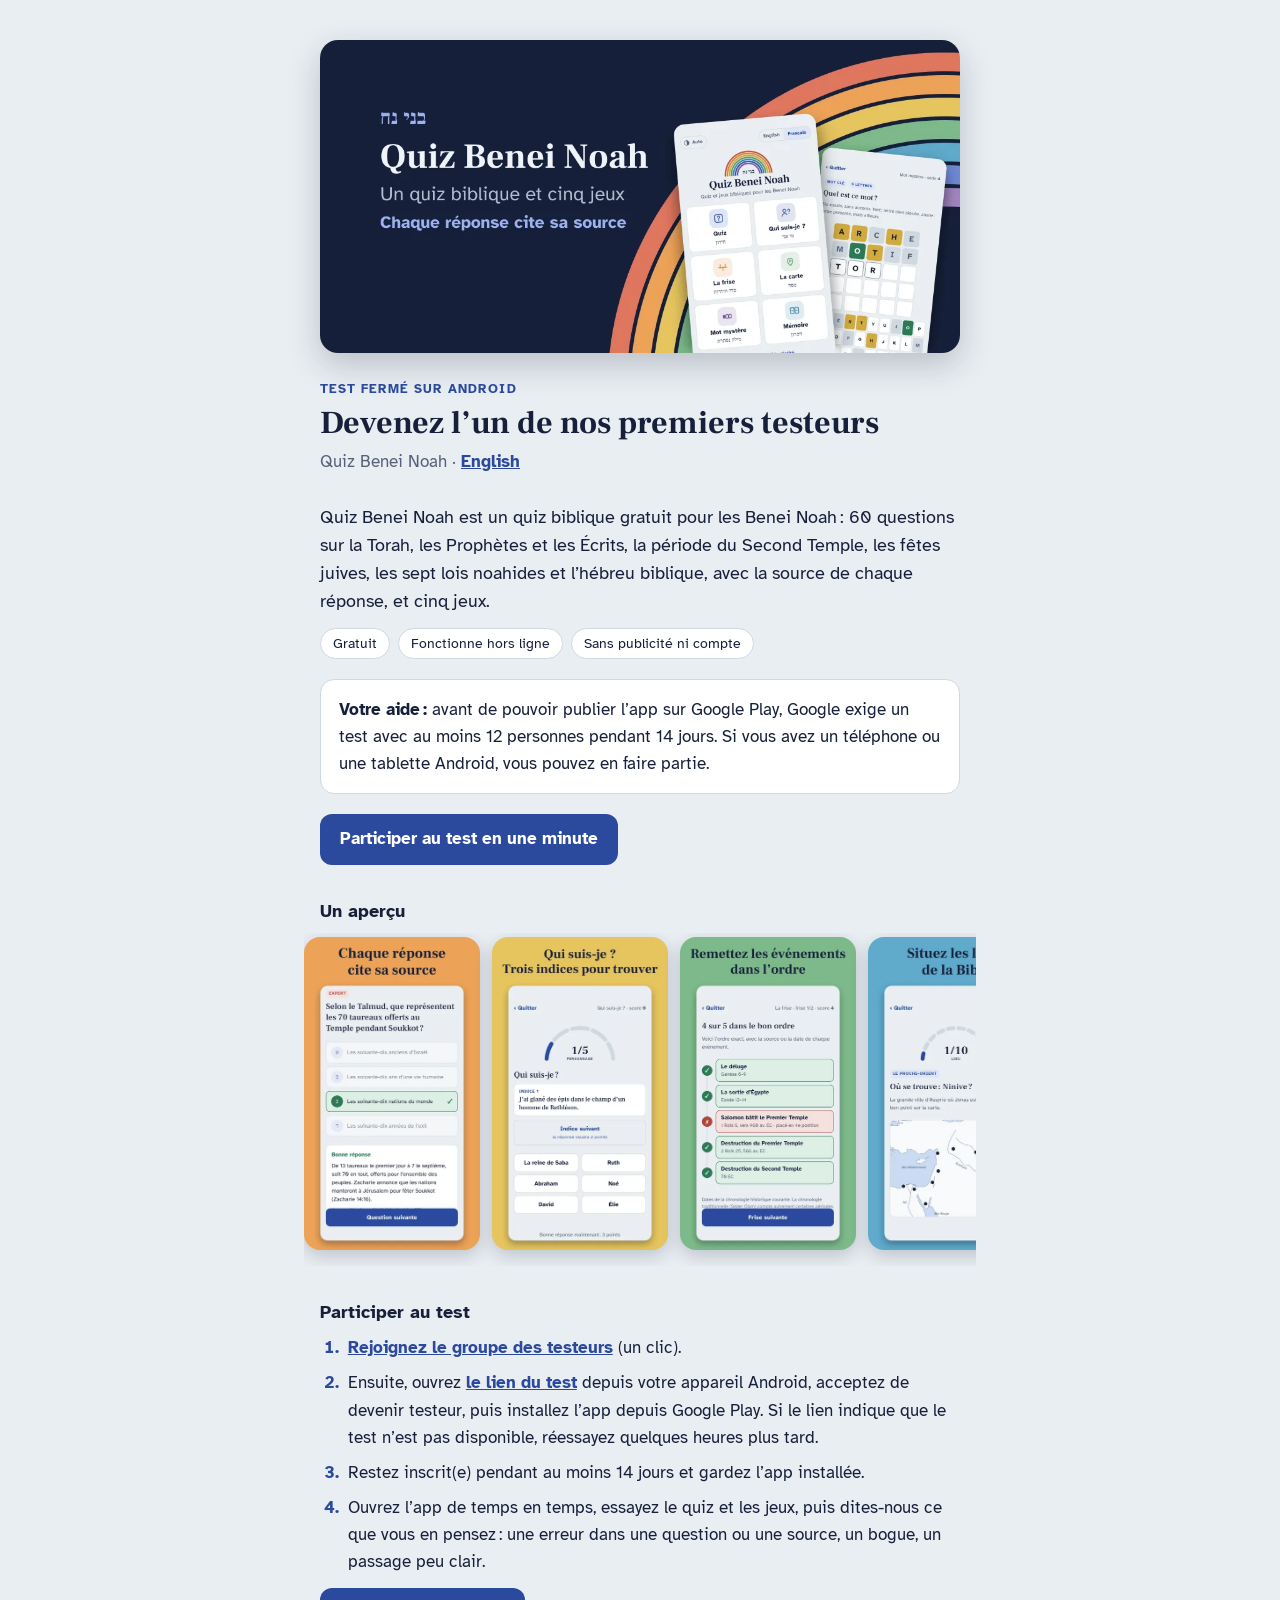
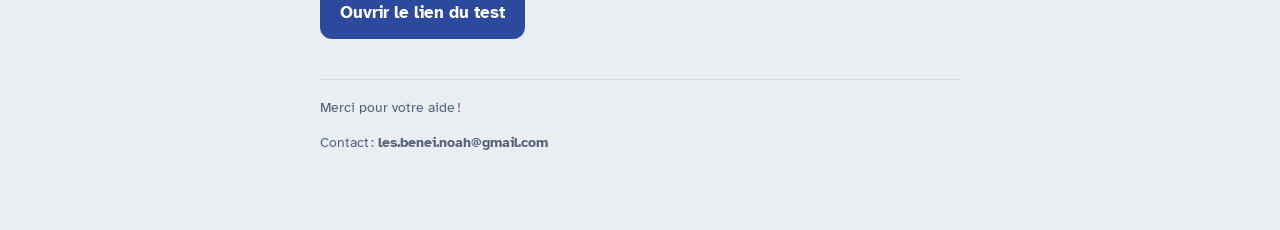
<file: aider.html>
<!doctype html>
<html lang="fr">
<head>
<meta charset="utf-8">
<meta name="viewport" content="width=device-width, initial-scale=1">
<meta name="color-scheme" content="light dark">
<title>Comment aider · Quiz Benei Noah</title>
<meta name="description" content="Aidez-nous à publier Quiz Benei Noah, un quiz biblique gratuit. Rejoignez le test fermé sur Android en une minute et gardez l’app 14 jours.">
<link rel="canonical" href="https://jimdmb.github.io/quiz-benei-noah/aider.html">
<link rel="alternate" hreflang="fr" href="https://jimdmb.github.io/quiz-benei-noah/aider.html">
<link rel="alternate" hreflang="en" href="https://jimdmb.github.io/quiz-benei-noah/help.html">
<link rel="alternate" hreflang="x-default" href="https://jimdmb.github.io/quiz-benei-noah/help.html">
<link rel="icon" type="image/png" href="icon.png">
<style>
@font-face { font-family: "Frank Ruhl Libre"; font-weight: 700; font-display: swap; src: url(fonts/frank-ruhl-libre-latin-700-normal.woff2) format("woff2"); }
@font-face { font-family: "Atkinson Hyperlegible"; font-weight: 400; font-display: swap; src: url(fonts/atkinson-hyperlegible-latin-400-normal.woff2) format("woff2"); }
@font-face { font-family: "Atkinson Hyperlegible"; font-weight: 700; font-display: swap; src: url(fonts/atkinson-hyperlegible-latin-700-normal.woff2) format("woff2"); }

/* Mêmes couleurs que l'app */
:root {
  --bg: #E9EEF2; --surface: #FFFFFF; --ink: #16203A; --muted: #56627A; --line: #D0D8E1; --accent: #2B4A9E; --accent-ink: #FFFFFF;
  --f-display: "Frank Ruhl Libre", "Iowan Old Style", "Times New Roman", serif;
  --f-body: "Atkinson Hyperlegible", system-ui, -apple-system, "Segoe UI", Roboto, sans-serif;
}
@media (prefers-color-scheme: dark) {
  :root { --bg: #0E1320; --surface: #171E30; --ink: #E7EBF3; --muted: #9AA4B9; --line: #2A3350; --accent: #8EA6EE; --accent-ink: #0E1320; color-scheme: dark; }
}
*, *::before, *::after { box-sizing: border-box; }
body { margin: 0; background: var(--bg); color: var(--ink); font-family: var(--f-body); font-size: 17px; line-height: 1.6; }
main { max-width: 42rem; margin: 0 auto; padding-inline: 16px; padding-block: 40px 64px; }
h1 { font-family: var(--f-display); font-size: 2rem; line-height: 1.15; margin: 0 0 6px; text-wrap: balance; }
h2 { font-size: 1.1rem; margin: 32px 0 8px; }
p, ul, ol { margin: 0 0 12px; }
ol { padding-left: 1.4em; }
li { margin-bottom: 8px; padding-left: 4px; }
li::marker { color: var(--accent); font-weight: 700; }
.meta { color: var(--muted); margin-bottom: 28px; }
.summary { background: var(--surface); border: 1px solid var(--line); border-radius: 14px; padding: 16px 18px; }
a { color: var(--accent); font-weight: 700; }
a.btn { display: inline-block; padding: 12px 20px; border-radius: 12px; background: var(--accent); color: var(--accent-ink); text-decoration: none; }
.mail { user-select: all; overflow-wrap: anywhere; font-weight: 700; }
.hero { display: block; width: 100%; height: auto; border-radius: 18px; margin-bottom: 26px; box-shadow: 0 12px 32px rgba(22, 32, 58, 0.22); }
.kicker { margin: 0 0 6px; color: var(--accent); font-size: 0.8rem; font-weight: 700; letter-spacing: 0.08em; text-transform: uppercase; }
.lead { font-size: 1.1rem; }
.chips { display: flex; flex-wrap: wrap; gap: 8px; margin: 0 0 20px; padding: 0; list-style: none; }
.chips li { margin: 0; padding: 3px 12px; border: 1px solid var(--line); border-radius: 999px; background: var(--surface); font-size: 0.9rem; }
.cta { margin: 20px 0 8px; }
a.btn { font-size: 1.05rem; }
.shots { display: flex; gap: 12px; margin: 0 -16px 12px; padding: 4px 16px 16px; overflow-x: auto; scroll-snap-type: x proximity; }
.shots img { flex: none; width: 176px; height: auto; aspect-ratio: 9 / 16; border-radius: 16px; background: var(--line); box-shadow: 0 6px 18px rgba(22, 32, 58, 0.2); scroll-snap-align: start; }
footer { margin-top: 40px; padding-top: 16px; border-top: 1px solid var(--line); color: var(--muted); font-size: 0.9rem; }
</style>
</head>
<body>
<main>
  <img class="hero" src="aide/hero-fr.webp" width="1024" height="500" fetchpriority="high"
    alt="Quiz Benei Noah : un quiz biblique et cinq jeux, sur deux écrans de téléphone devant un arc-en-ciel">
  <p class="kicker">Test fermé sur Android</p>
  <h1>Devenez l’un de nos premiers testeurs</h1>
  <p class="meta">Quiz Benei Noah · <a href="help.html" lang="en" hreflang="en">English</a></p>

  <p class="lead">Quiz Benei Noah est un quiz biblique gratuit pour les Benei Noah&#8239;: 60 questions sur la Torah, les Prophètes et les Écrits, la période du Second Temple, les fêtes juives, les sept lois noahides et l’hébreu biblique, avec la source de chaque réponse, et cinq jeux.</p>
  <ul class="chips">
    <li>Gratuit</li>
    <li>Fonctionne hors ligne</li>
    <li>Sans publicité ni compte</li>
  </ul>

  <p class="summary"><strong>Votre aide&#8239;:</strong> avant de pouvoir publier l’app sur Google Play, Google exige un test avec au moins 12 personnes pendant 14 jours. Si vous avez un téléphone ou une tablette Android, vous pouvez en faire partie.</p>
  <p class="cta"><a class="btn" href="#participer">Participer au test en une minute</a></p>

  <h2>Un aperçu</h2>
  <div class="shots" role="region" aria-label="Captures d’écran de l’app" tabindex="0">
    <img src="aide/reponse-fr.webp" width="400" height="711" loading="lazy" alt="Une question du quiz&#8239;: la bonne réponse est expliquée, avec sa source">
    <img src="aide/qui-suis-je-fr.webp" width="400" height="711" loading="lazy" alt="Le jeu Qui suis-je&#8239;?&#8239;: retrouver un personnage biblique grâce à trois indices">
    <img src="aide/frise-fr.webp" width="400" height="711" loading="lazy" alt="Le jeu La frise&#8239;: remettre des événements dans l’ordre">
    <img src="aide/carte-fr.webp" width="400" height="711" loading="lazy" alt="Le jeu La carte&#8239;: situer les lieux de la Bible">
    <img src="aide/mot-mystere-fr.webp" width="400" height="711" loading="lazy" alt="Le jeu Mot mystère&#8239;: trouver le mot en six essais">
  </div>

  <h2 id="participer">Participer au test</h2>
  <ol>
    <li><a href="https://groups.google.com/g/quiz-benei-noah-testeurs">Rejoignez le groupe des testeurs</a> (un clic).</li>
    <li>Ensuite, ouvrez <a href="https://play.google.com/apps/testing/com.lesbeneinoah.quiz">le lien du test</a> depuis votre appareil Android, acceptez de devenir testeur, puis installez l’app depuis Google Play. Si le lien indique que le test n’est pas disponible, réessayez quelques heures plus tard.</li>
    <li>Restez inscrit(e) pendant au moins 14 jours et gardez l’app installée.</li>
    <li>Ouvrez l’app de temps en temps, essayez le quiz et les jeux, puis dites-nous ce que vous en pensez&#8239;: une erreur dans une question ou une source, un bogue, un passage peu clair.</li>
  </ol>
  <p><a class="btn" href="https://play.google.com/apps/testing/com.lesbeneinoah.quiz">Ouvrir le lien du test</a></p>

  <footer>
    <p>Merci pour votre aide&#8239;!</p>
    <p>Contact&#8239;: <span class="mail">les.benei.noah@gmail.com</span></p>
  </footer>
</main>
</body>
</html>
</file>
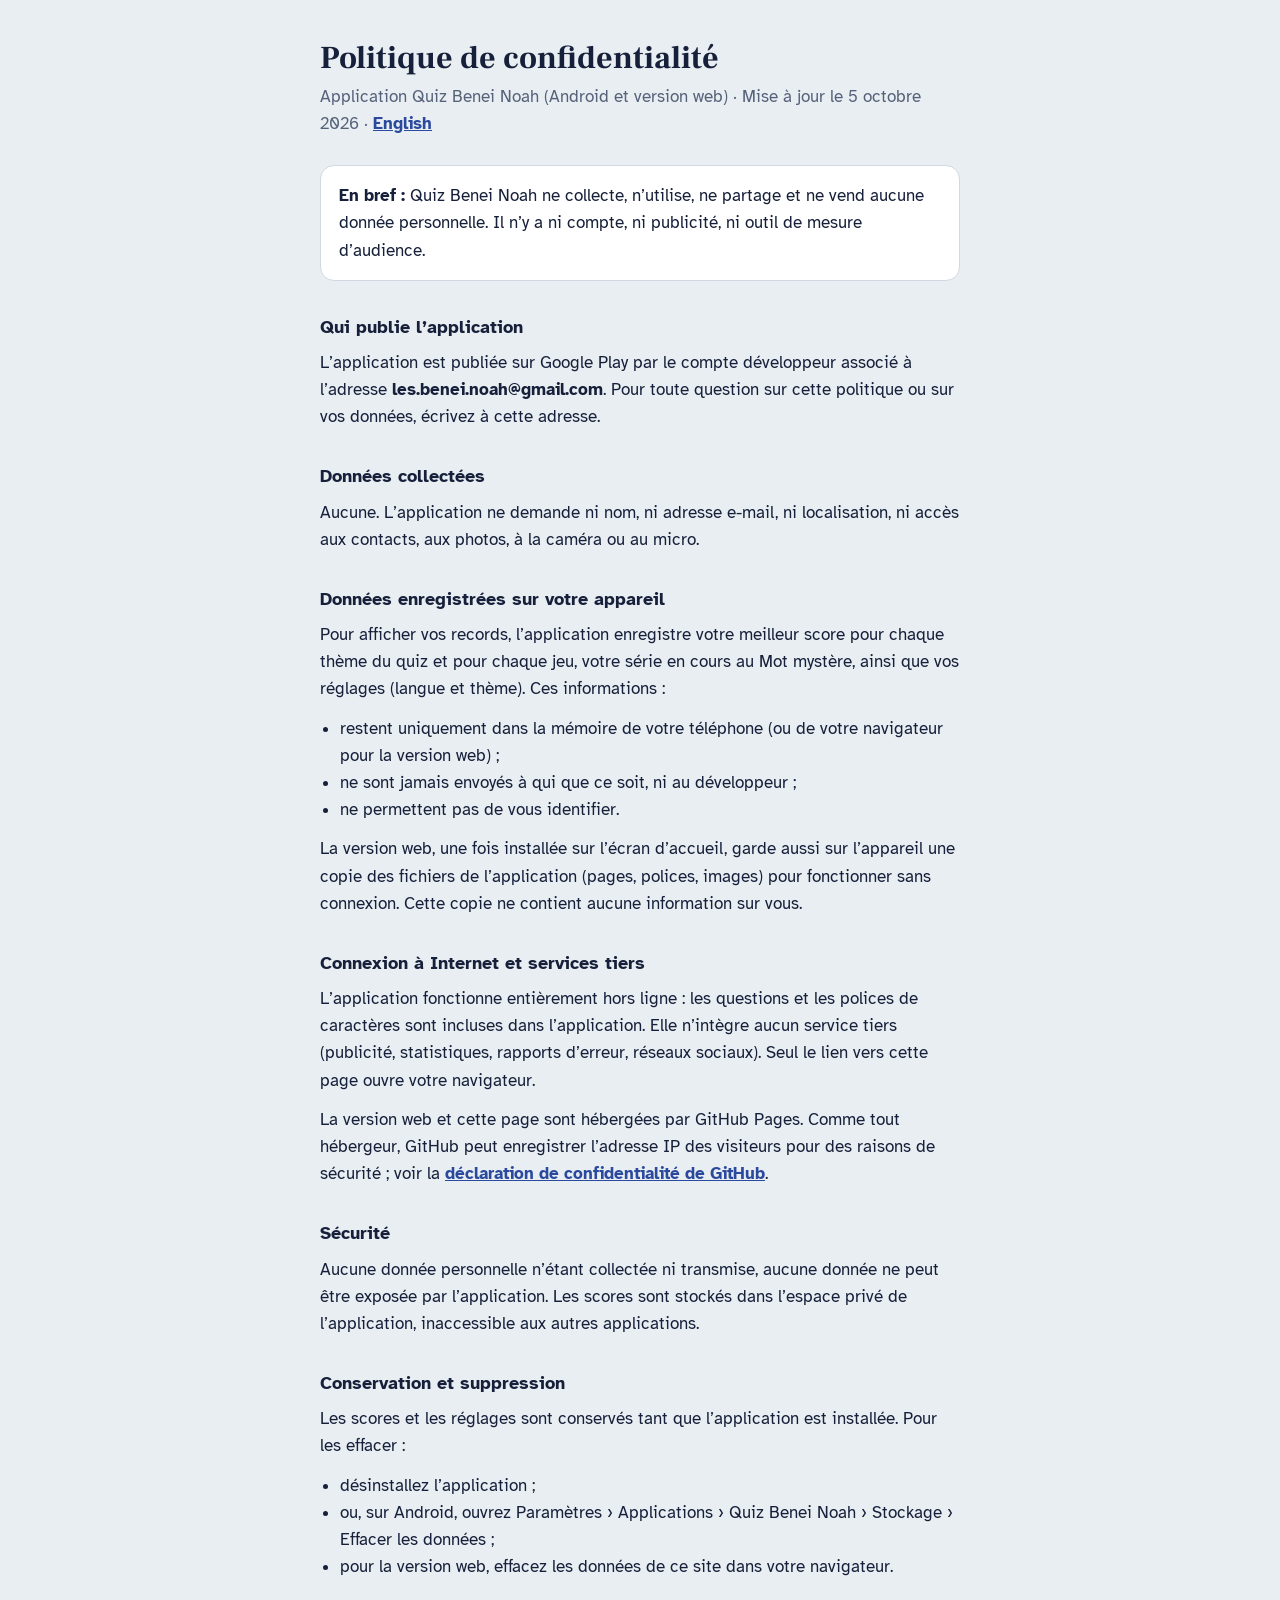
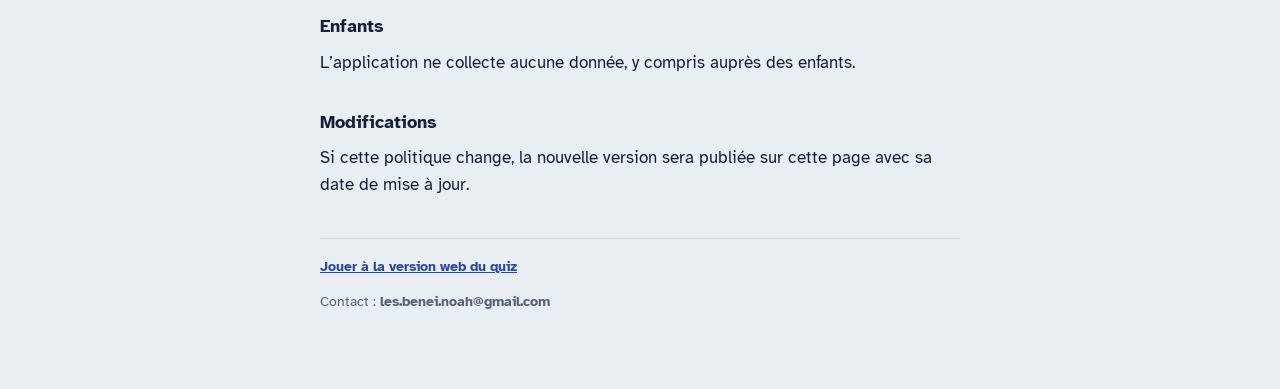
<file: confidentialite.html>
<!doctype html>
<html lang="fr">
<head>
<meta charset="utf-8">
<meta name="viewport" content="width=device-width, initial-scale=1">
<meta name="color-scheme" content="light dark">
<title>Politique de confidentialité · Quiz Benei Noah</title>
<link rel="icon" type="image/png" href="icon.png">
<style>
@font-face { font-family: "Frank Ruhl Libre"; font-weight: 700; font-display: swap; src: url(fonts/frank-ruhl-libre-latin-700-normal.woff2) format("woff2"); }
@font-face { font-family: "Atkinson Hyperlegible"; font-weight: 400; font-display: swap; src: url(fonts/atkinson-hyperlegible-latin-400-normal.woff2) format("woff2"); }
@font-face { font-family: "Atkinson Hyperlegible"; font-weight: 700; font-display: swap; src: url(fonts/atkinson-hyperlegible-latin-700-normal.woff2) format("woff2"); }

/* Mêmes couleurs que l'app */
:root {
  --bg: #E9EEF2; --surface: #FFFFFF; --ink: #16203A; --muted: #56627A; --line: #D0D8E1; --accent: #2B4A9E;
  --f-display: "Frank Ruhl Libre", "Iowan Old Style", "Times New Roman", serif;
  --f-body: "Atkinson Hyperlegible", system-ui, -apple-system, "Segoe UI", Roboto, sans-serif;
}
@media (prefers-color-scheme: dark) {
  :root { --bg: #0E1320; --surface: #171E30; --ink: #E7EBF3; --muted: #9AA4B9; --line: #2A3350; --accent: #8EA6EE; color-scheme: dark; }
}
*, *::before, *::after { box-sizing: border-box; }
body { margin: 0; background: var(--bg); color: var(--ink); font-family: var(--f-body); font-size: 17px; line-height: 1.6; }
main { max-width: 42rem; margin: 0 auto; padding-inline: 16px; padding-block: 40px 64px; }
h1 { font-family: var(--f-display); font-size: 2rem; line-height: 1.15; margin: 0 0 6px; text-wrap: balance; }
h2 { font-size: 1.1rem; margin: 32px 0 8px; }
p, ul { margin: 0 0 12px; }
ul { padding-left: 1.2em; }
.meta { color: var(--muted); margin-bottom: 28px; }
.summary { background: var(--surface); border: 1px solid var(--line); border-radius: 14px; padding: 16px 18px; }
a { color: var(--accent); font-weight: 700; }
.mail { user-select: all; overflow-wrap: anywhere; font-weight: 700; }
footer { margin-top: 40px; padding-top: 16px; border-top: 1px solid var(--line); color: var(--muted); font-size: 0.9rem; }
</style>
</head>
<body>
<main>
  <h1>Politique de confidentialité</h1>
  <p class="meta">Application Quiz Benei Noah (Android et version web) · Mise à jour le 5 octobre 2026 · <a href="privacy.html" lang="en" hreflang="en">English</a></p>

  <p class="summary"><strong>En bref :</strong> Quiz Benei Noah ne collecte, n’utilise, ne partage et ne vend aucune donnée personnelle. Il n’y a ni compte, ni publicité, ni outil de mesure d’audience.</p>

  <h2>Qui publie l’application</h2>
  <p>L’application est publiée sur Google Play par le compte développeur associé à l’adresse <span class="mail">les.benei.noah@gmail.com</span>. Pour toute question sur cette politique ou sur vos données, écrivez à cette adresse.</p>

  <h2>Données collectées</h2>
  <p>Aucune. L’application ne demande ni nom, ni adresse e-mail, ni localisation, ni accès aux contacts, aux photos, à la caméra ou au micro.</p>

  <h2>Données enregistrées sur votre appareil</h2>
  <p>Pour afficher vos records, l’application enregistre votre meilleur score pour chaque thème du quiz et pour chaque jeu, votre série en cours au Mot mystère, ainsi que vos réglages (langue et thème). Ces informations :</p>
  <ul>
    <li>restent uniquement dans la mémoire de votre téléphone (ou de votre navigateur pour la version web) ;</li>
    <li>ne sont jamais envoyés à qui que ce soit, ni au développeur ;</li>
    <li>ne permettent pas de vous identifier.</li>
  </ul>
  <p>La version web, une fois installée sur l’écran d’accueil, garde aussi sur l’appareil une copie des fichiers de l’application (pages, polices, images) pour fonctionner sans connexion. Cette copie ne contient aucune information sur vous.</p>

  <h2>Connexion à Internet et services tiers</h2>
  <p>L’application fonctionne entièrement hors ligne : les questions et les polices de caractères sont incluses dans l’application. Elle n’intègre aucun service tiers (publicité, statistiques, rapports d’erreur, réseaux sociaux). Seul le lien vers cette page ouvre votre navigateur.</p>
  <p>La version web et cette page sont hébergées par GitHub Pages. Comme tout hébergeur, GitHub peut enregistrer l’adresse IP des visiteurs pour des raisons de sécurité ; voir la <a href="https://docs.github.com/fr/site-policy/privacy-policies/github-general-privacy-statement">déclaration de confidentialité de GitHub</a>.</p>

  <h2>Sécurité</h2>
  <p>Aucune donnée personnelle n’étant collectée ni transmise, aucune donnée ne peut être exposée par l’application. Les scores sont stockés dans l’espace privé de l’application, inaccessible aux autres applications.</p>

  <h2>Conservation et suppression</h2>
  <p>Les scores et les réglages sont conservés tant que l’application est installée. Pour les effacer :</p>
  <ul>
    <li>désinstallez l’application ;</li>
    <li>ou, sur Android, ouvrez Paramètres › Applications › Quiz Benei Noah › Stockage › Effacer les données ;</li>
    <li>pour la version web, effacez les données de ce site dans votre navigateur.</li>
  </ul>

  <h2>Enfants</h2>
  <p>L’application ne collecte aucune donnée, y compris auprès des enfants.</p>

  <h2>Modifications</h2>
  <p>Si cette politique change, la nouvelle version sera publiée sur cette page avec sa date de mise à jour.</p>

  <footer>
    <p><a href="./">Jouer à la version web du quiz</a></p>
    <p>Contact : <span class="mail">les.benei.noah@gmail.com</span></p>
  </footer>
</main>
</body>
</html>
</file>
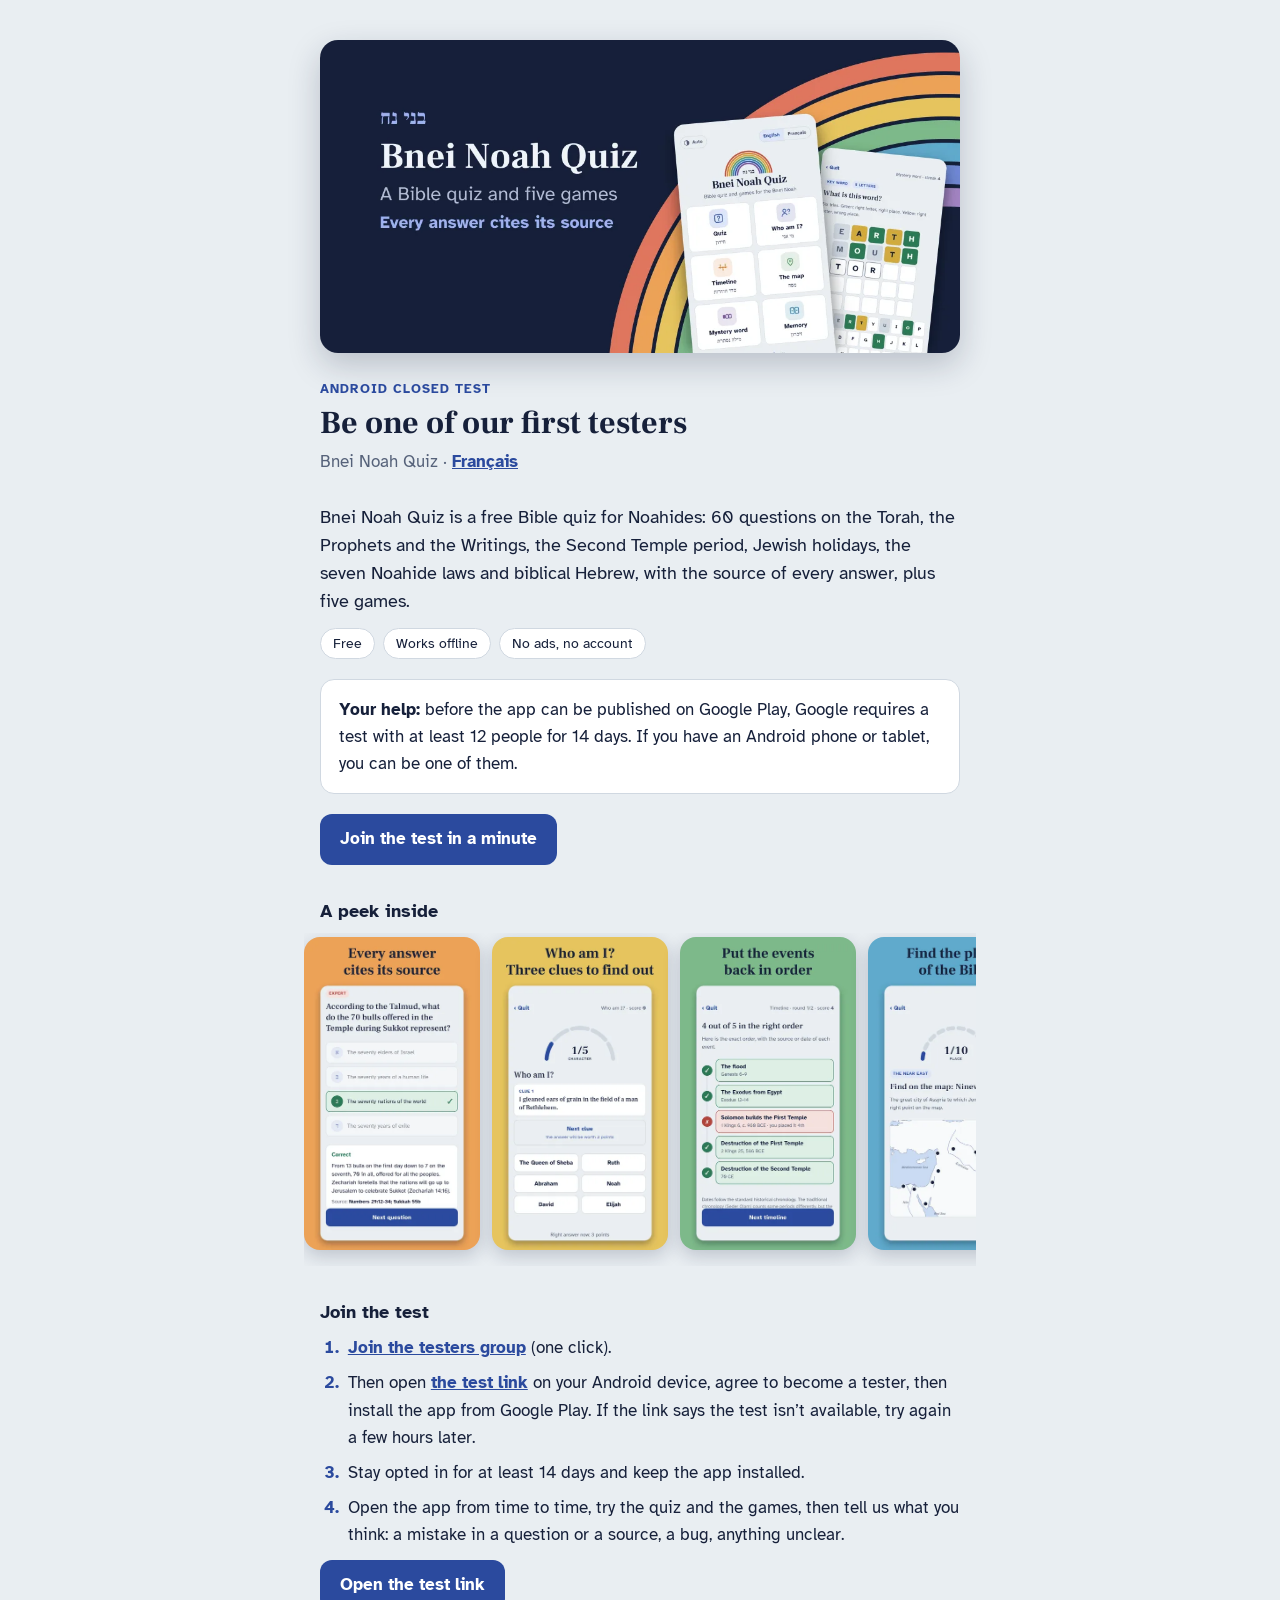
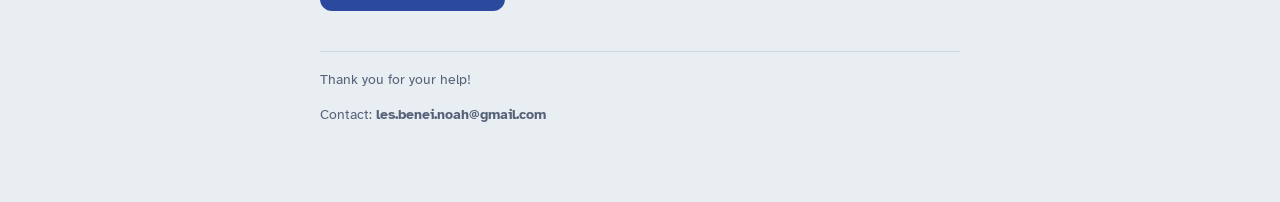
<file: help.html>
<!doctype html>
<html lang="en">
<head>
<meta charset="utf-8">
<meta name="viewport" content="width=device-width, initial-scale=1">
<meta name="color-scheme" content="light dark">
<title>How to help · Bnei Noah Quiz</title>
<meta name="description" content="Help us publish Bnei Noah Quiz, a free Bible quiz for Noahides. Join the Android closed test in a minute and keep the app for 14 days.">
<link rel="canonical" href="https://jimdmb.github.io/quiz-benei-noah/help.html">
<link rel="alternate" hreflang="en" href="https://jimdmb.github.io/quiz-benei-noah/help.html">
<link rel="alternate" hreflang="fr" href="https://jimdmb.github.io/quiz-benei-noah/aider.html">
<link rel="alternate" hreflang="x-default" href="https://jimdmb.github.io/quiz-benei-noah/help.html">
<link rel="icon" type="image/png" href="icon.png">
<style>
@font-face { font-family: "Frank Ruhl Libre"; font-weight: 700; font-display: swap; src: url(fonts/frank-ruhl-libre-latin-700-normal.woff2) format("woff2"); }
@font-face { font-family: "Atkinson Hyperlegible"; font-weight: 400; font-display: swap; src: url(fonts/atkinson-hyperlegible-latin-400-normal.woff2) format("woff2"); }
@font-face { font-family: "Atkinson Hyperlegible"; font-weight: 700; font-display: swap; src: url(fonts/atkinson-hyperlegible-latin-700-normal.woff2) format("woff2"); }

/* Mêmes couleurs que l'app */
:root {
  --bg: #E9EEF2; --surface: #FFFFFF; --ink: #16203A; --muted: #56627A; --line: #D0D8E1; --accent: #2B4A9E; --accent-ink: #FFFFFF;
  --f-display: "Frank Ruhl Libre", "Iowan Old Style", "Times New Roman", serif;
  --f-body: "Atkinson Hyperlegible", system-ui, -apple-system, "Segoe UI", Roboto, sans-serif;
}
@media (prefers-color-scheme: dark) {
  :root { --bg: #0E1320; --surface: #171E30; --ink: #E7EBF3; --muted: #9AA4B9; --line: #2A3350; --accent: #8EA6EE; --accent-ink: #0E1320; color-scheme: dark; }
}
*, *::before, *::after { box-sizing: border-box; }
body { margin: 0; background: var(--bg); color: var(--ink); font-family: var(--f-body); font-size: 17px; line-height: 1.6; }
main { max-width: 42rem; margin: 0 auto; padding-inline: 16px; padding-block: 40px 64px; }
h1 { font-family: var(--f-display); font-size: 2rem; line-height: 1.15; margin: 0 0 6px; text-wrap: balance; }
h2 { font-size: 1.1rem; margin: 32px 0 8px; }
p, ul, ol { margin: 0 0 12px; }
ol { padding-left: 1.4em; }
li { margin-bottom: 8px; padding-left: 4px; }
li::marker { color: var(--accent); font-weight: 700; }
.meta { color: var(--muted); margin-bottom: 28px; }
.summary { background: var(--surface); border: 1px solid var(--line); border-radius: 14px; padding: 16px 18px; }
a { color: var(--accent); font-weight: 700; }
a.btn { display: inline-block; padding: 12px 20px; border-radius: 12px; background: var(--accent); color: var(--accent-ink); text-decoration: none; }
.mail { user-select: all; overflow-wrap: anywhere; font-weight: 700; }
.hero { display: block; width: 100%; height: auto; border-radius: 18px; margin-bottom: 26px; box-shadow: 0 12px 32px rgba(22, 32, 58, 0.22); }
.kicker { margin: 0 0 6px; color: var(--accent); font-size: 0.8rem; font-weight: 700; letter-spacing: 0.08em; text-transform: uppercase; }
.lead { font-size: 1.1rem; }
.chips { display: flex; flex-wrap: wrap; gap: 8px; margin: 0 0 20px; padding: 0; list-style: none; }
.chips li { margin: 0; padding: 3px 12px; border: 1px solid var(--line); border-radius: 999px; background: var(--surface); font-size: 0.9rem; }
.cta { margin: 20px 0 8px; }
a.btn { font-size: 1.05rem; }
.shots { display: flex; gap: 12px; margin: 0 -16px 12px; padding: 4px 16px 16px; overflow-x: auto; scroll-snap-type: x proximity; }
.shots img { flex: none; width: 176px; height: auto; aspect-ratio: 9 / 16; border-radius: 16px; background: var(--line); box-shadow: 0 6px 18px rgba(22, 32, 58, 0.2); scroll-snap-align: start; }
footer { margin-top: 40px; padding-top: 16px; border-top: 1px solid var(--line); color: var(--muted); font-size: 0.9rem; }
</style>
</head>
<body>
<main>
  <img class="hero" src="aide/hero-en.webp" width="1024" height="500" fetchpriority="high"
    alt="Bnei Noah Quiz: a Bible quiz and five games, shown on two phone screens in front of a rainbow">
  <p class="kicker">Android closed test</p>
  <h1>Be one of our first testers</h1>
  <p class="meta">Bnei Noah Quiz · <a href="aider.html" lang="fr" hreflang="fr">Français</a></p>

  <p class="lead">Bnei Noah Quiz is a free Bible quiz for Noahides: 60 questions on the Torah, the Prophets and the Writings, the Second Temple period, Jewish holidays, the seven Noahide laws and biblical Hebrew, with the source of every answer, plus five games.</p>
  <ul class="chips">
    <li>Free</li>
    <li>Works offline</li>
    <li>No ads, no account</li>
  </ul>

  <p class="summary"><strong>Your help:</strong> before the app can be published on Google Play, Google requires a test with at least 12 people for 14 days. If you have an Android phone or tablet, you can be one of them.</p>
  <p class="cta"><a class="btn" href="#join">Join the test in a minute</a></p>

  <h2>A peek inside</h2>
  <div class="shots" role="region" aria-label="Screenshots of the app" tabindex="0">
    <img src="aide/reponse-en.webp" width="400" height="711" loading="lazy" alt="A quiz question: the right answer is explained, with its source">
    <img src="aide/qui-suis-je-en.webp" width="400" height="711" loading="lazy" alt="The game Who am I?: guess a biblical figure from three clues">
    <img src="aide/frise-en.webp" width="400" height="711" loading="lazy" alt="The game Timeline: put events in order">
    <img src="aide/carte-en.webp" width="400" height="711" loading="lazy" alt="The game The map: find the places of the Bible">
    <img src="aide/mot-mystere-en.webp" width="400" height="711" loading="lazy" alt="The game Mystery word: guess the word in six tries">
  </div>

  <h2 id="join">Join the test</h2>
  <ol>
    <li><a href="https://groups.google.com/g/quiz-benei-noah-testeurs">Join the testers group</a> (one click).</li>
    <li>Then open <a href="https://play.google.com/apps/testing/com.lesbeneinoah.quiz">the test link</a> on your Android device, agree to become a tester, then install the app from Google Play. If the link says the test isn’t available, try again a few hours later.</li>
    <li>Stay opted in for at least 14 days and keep the app installed.</li>
    <li>Open the app from time to time, try the quiz and the games, then tell us what you think: a mistake in a question or a source, a bug, anything unclear.</li>
  </ol>
  <p><a class="btn" href="https://play.google.com/apps/testing/com.lesbeneinoah.quiz">Open the test link</a></p>

  <footer>
    <p>Thank you for your help!</p>
    <p>Contact: <span class="mail">les.benei.noah@gmail.com</span></p>
  </footer>
</main>
</body>
</html>
</file>
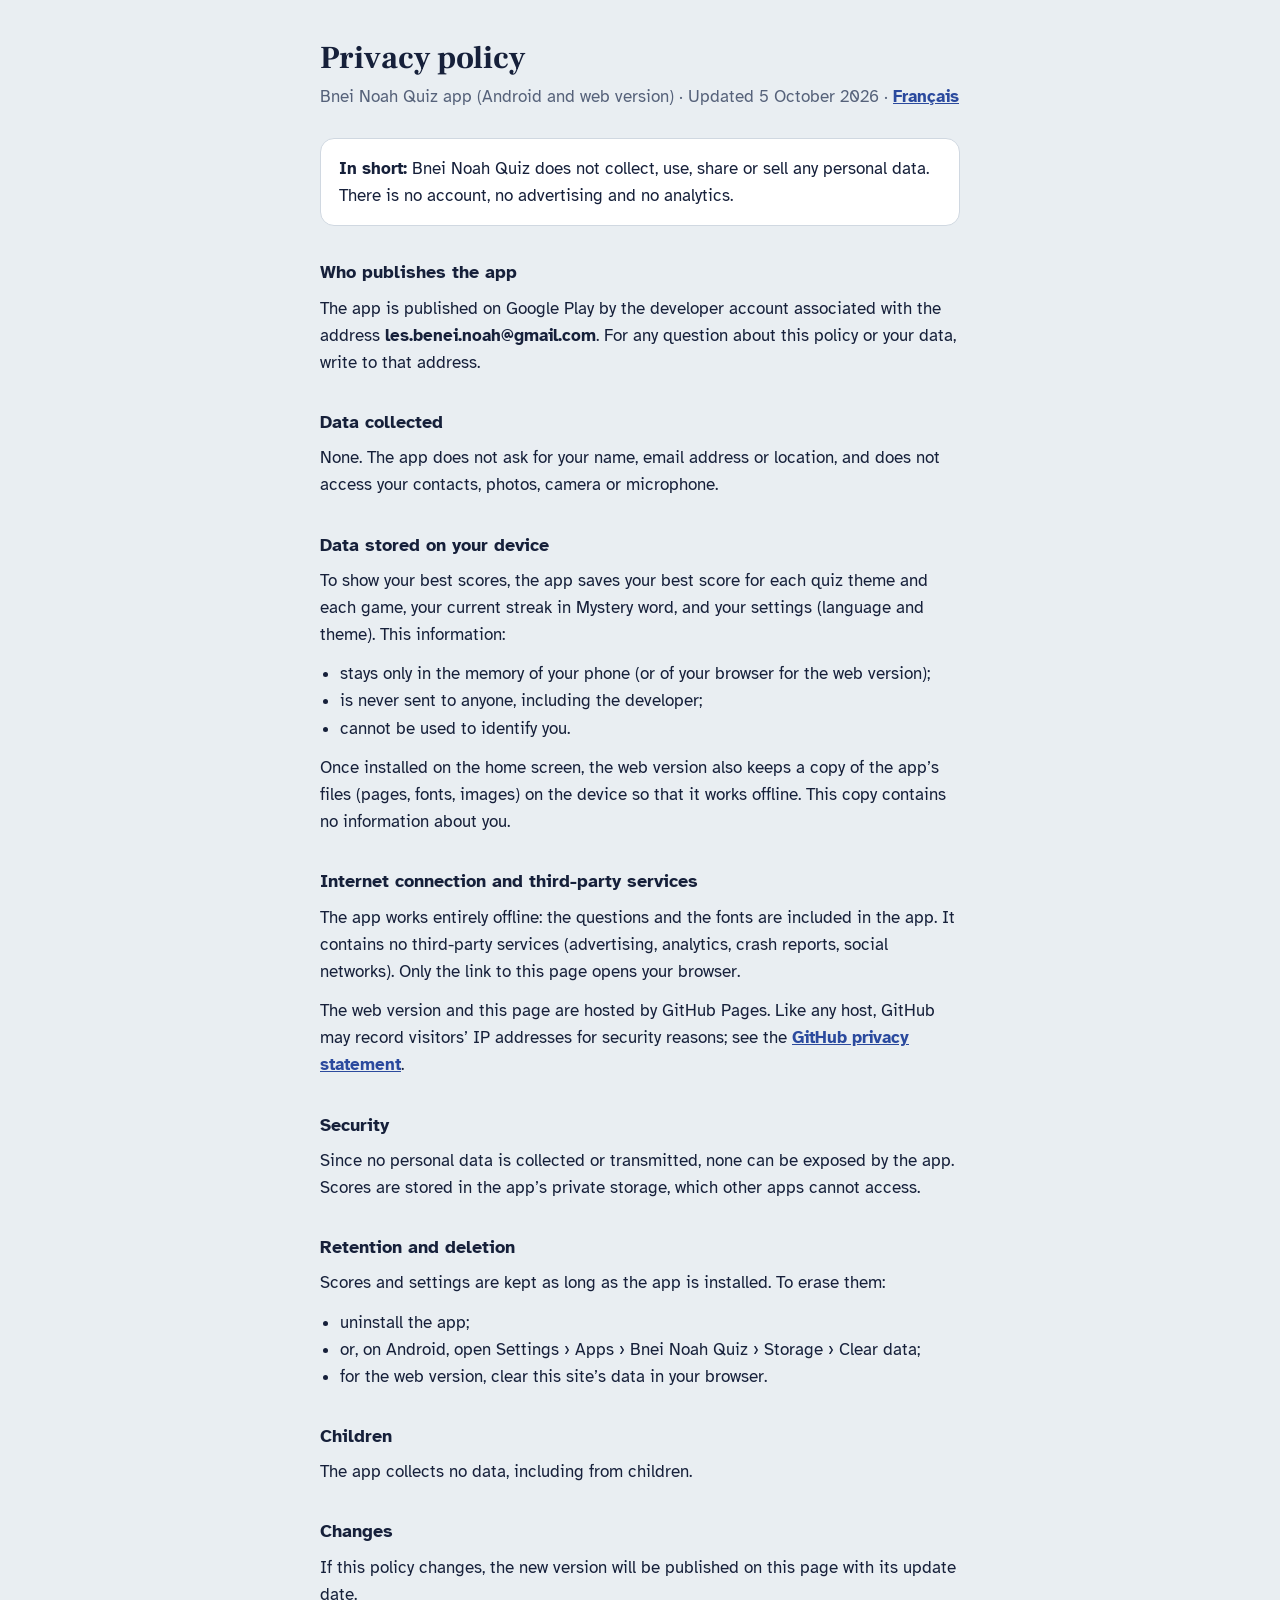
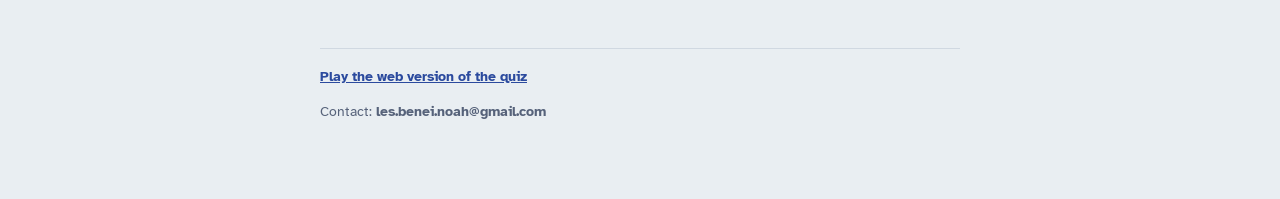
<file: privacy.html>
<!doctype html>
<html lang="en">
<head>
<meta charset="utf-8">
<meta name="viewport" content="width=device-width, initial-scale=1">
<meta name="color-scheme" content="light dark">
<title>Privacy policy · Bnei Noah Quiz</title>
<link rel="icon" type="image/png" href="icon.png">
<style>
@font-face { font-family: "Frank Ruhl Libre"; font-weight: 700; font-display: swap; src: url(fonts/frank-ruhl-libre-latin-700-normal.woff2) format("woff2"); }
@font-face { font-family: "Atkinson Hyperlegible"; font-weight: 400; font-display: swap; src: url(fonts/atkinson-hyperlegible-latin-400-normal.woff2) format("woff2"); }
@font-face { font-family: "Atkinson Hyperlegible"; font-weight: 700; font-display: swap; src: url(fonts/atkinson-hyperlegible-latin-700-normal.woff2) format("woff2"); }

/* Mêmes couleurs que l'app */
:root {
  --bg: #E9EEF2; --surface: #FFFFFF; --ink: #16203A; --muted: #56627A; --line: #D0D8E1; --accent: #2B4A9E;
  --f-display: "Frank Ruhl Libre", "Iowan Old Style", "Times New Roman", serif;
  --f-body: "Atkinson Hyperlegible", system-ui, -apple-system, "Segoe UI", Roboto, sans-serif;
}
@media (prefers-color-scheme: dark) {
  :root { --bg: #0E1320; --surface: #171E30; --ink: #E7EBF3; --muted: #9AA4B9; --line: #2A3350; --accent: #8EA6EE; color-scheme: dark; }
}
*, *::before, *::after { box-sizing: border-box; }
body { margin: 0; background: var(--bg); color: var(--ink); font-family: var(--f-body); font-size: 17px; line-height: 1.6; }
main { max-width: 42rem; margin: 0 auto; padding-inline: 16px; padding-block: 40px 64px; }
h1 { font-family: var(--f-display); font-size: 2rem; line-height: 1.15; margin: 0 0 6px; text-wrap: balance; }
h2 { font-size: 1.1rem; margin: 32px 0 8px; }
p, ul { margin: 0 0 12px; }
ul { padding-left: 1.2em; }
.meta { color: var(--muted); margin-bottom: 28px; }
.summary { background: var(--surface); border: 1px solid var(--line); border-radius: 14px; padding: 16px 18px; }
a { color: var(--accent); font-weight: 700; }
.mail { user-select: all; overflow-wrap: anywhere; font-weight: 700; }
footer { margin-top: 40px; padding-top: 16px; border-top: 1px solid var(--line); color: var(--muted); font-size: 0.9rem; }
</style>
</head>
<body>
<main>
  <h1>Privacy policy</h1>
  <p class="meta">Bnei Noah Quiz app (Android and web version) · Updated 5 October 2026 · <a href="confidentialite.html" lang="fr" hreflang="fr">Français</a></p>

  <p class="summary"><strong>In short:</strong> Bnei Noah Quiz does not collect, use, share or sell any personal data. There is no account, no advertising and no analytics.</p>

  <h2>Who publishes the app</h2>
  <p>The app is published on Google Play by the developer account associated with the address <span class="mail">les.benei.noah@gmail.com</span>. For any question about this policy or your data, write to that address.</p>

  <h2>Data collected</h2>
  <p>None. The app does not ask for your name, email address or location, and does not access your contacts, photos, camera or microphone.</p>

  <h2>Data stored on your device</h2>
  <p>To show your best scores, the app saves your best score for each quiz theme and each game, your current streak in Mystery word, and your settings (language and theme). This information:</p>
  <ul>
    <li>stays only in the memory of your phone (or of your browser for the web version);</li>
    <li>is never sent to anyone, including the developer;</li>
    <li>cannot be used to identify you.</li>
  </ul>
  <p>Once installed on the home screen, the web version also keeps a copy of the app’s files (pages, fonts, images) on the device so that it works offline. This copy contains no information about you.</p>

  <h2>Internet connection and third-party services</h2>
  <p>The app works entirely offline: the questions and the fonts are included in the app. It contains no third-party services (advertising, analytics, crash reports, social networks). Only the link to this page opens your browser.</p>
  <p>The web version and this page are hosted by GitHub Pages. Like any host, GitHub may record visitors’ IP addresses for security reasons; see the <a href="https://docs.github.com/en/site-policy/privacy-policies/github-general-privacy-statement">GitHub privacy statement</a>.</p>

  <h2>Security</h2>
  <p>Since no personal data is collected or transmitted, none can be exposed by the app. Scores are stored in the app’s private storage, which other apps cannot access.</p>

  <h2>Retention and deletion</h2>
  <p>Scores and settings are kept as long as the app is installed. To erase them:</p>
  <ul>
    <li>uninstall the app;</li>
    <li>or, on Android, open Settings › Apps › Bnei Noah Quiz › Storage › Clear data;</li>
    <li>for the web version, clear this site’s data in your browser.</li>
  </ul>

  <h2>Children</h2>
  <p>The app collects no data, including from children.</p>

  <h2>Changes</h2>
  <p>If this policy changes, the new version will be published on this page with its update date.</p>

  <footer>
    <p><a href="./">Play the web version of the quiz</a></p>
    <p>Contact: <span class="mail">les.benei.noah@gmail.com</span></p>
  </footer>
</main>
</body>
</html>
</file>
<file: jeux/jeux.css>
/* Styles des jeux. Les couleurs et polices viennent des variables définies dans index.html ;
   seules les teintes de la carte et de la lettre « mal placée » sont ajoutées ici. */
:root {
  --sea: #CADAF2;
  --land: #F8F9FB;
  --on-gold: #16203A;
}
@media (prefers-color-scheme: dark) {
  :root:not([data-theme="light"]) { --sea: #0F1830; --land: #2A3450; }
}
:root[data-theme="dark"] { --sea: #0F1830; --land: #2A3450; }

/* ---------- Commun ---------- */
.g-help { margin: 0; color: var(--muted); font-size: 0.95rem; }

/* ---------- Qui suis-je ? ---------- */
.clues { list-style: none; margin: 0; padding: 0; display: flex; flex-direction: column; gap: 8px; }
.clue {
  display: flex;
  flex-direction: column;
  gap: 2px;
  padding: 12px 14px;
  background: var(--surface);
  border: 1px solid var(--line);
  border-radius: 12px;
}
.clue:last-child { animation: rise .25s ease both; }
.clue-n { font-size: 0.72rem; font-weight: 700; letter-spacing: 0.08em; text-transform: uppercase; color: var(--accent); }
.clue-t { font-family: var(--f-display); font-size: 1.12rem; line-height: 1.35; }
.names { display: grid; grid-template-columns: repeat(2, minmax(0, 1fr)); gap: 8px; }
.opt {
  min-height: 52px;
  padding: 8px 10px;
  border: 1.5px solid var(--line);
  border-radius: 12px;
  background: var(--surface);
  font-weight: 700;
  line-height: 1.25;
  text-align: center;
  overflow-wrap: anywhere;
  cursor: pointer;
  transition: border-color .15s ease, background .2s ease, opacity .2s ease;
}
.opt:hover:not(:disabled) { border-color: var(--accent); }
.opt:disabled { cursor: default; color: var(--ink); }
.opt.correct { border-color: var(--good); background: var(--good-soft); }
.opt.wrong { border-color: var(--bad); background: var(--bad-soft); }
.opt.dim { opacity: 0.5; }

/* ---------- La frise ---------- */
.frise {
  position: relative;
  list-style: none;
  margin: 0;
  padding: 0;
  display: flex;
  flex-direction: column;
  gap: 8px;
}
/* le trait de la frise passe derrière les numéros */
.frise::before { content: ""; position: absolute; left: 14px; top: 16px; bottom: 16px; width: 2px; background: var(--line); }
.frise li { position: relative; display: grid; grid-template-columns: 30px minmax(0, 1fr); column-gap: 10px; align-items: center; }
.ev-n {
  width: 30px;
  height: 30px;
  border-radius: 50%;
  display: grid;
  place-items: center;
  font-weight: 700;
  font-size: 0.9rem;
  font-variant-numeric: tabular-nums;
  background: var(--accent);
  color: var(--accent-ink);
}
.frise li.empty .ev-n { background: var(--bg); color: var(--muted); border: 2px solid var(--line); }
.frise li.ok .ev-n { background: var(--good); color: var(--surface); }
.frise li.ko .ev-n { background: var(--bad); color: var(--surface); }
.ev {
  display: flex;
  flex-direction: column;
  gap: 2px;
  width: 100%;
  min-height: 48px;
  justify-content: center;
  padding: 10px 14px;
  border: 1.5px solid var(--line);
  border-radius: 12px;
  background: var(--surface);
  text-align: left;
}
button.ev { cursor: pointer; transition: border-color .15s ease; }
button.ev:hover { border-color: var(--accent); }
.frise li.empty .ev { min-height: 38px; padding-block: 6px; border-style: dashed; background: transparent; color: var(--muted); font-size: 0.9rem; }
.frise li.ok .ev { border-color: var(--good); background: var(--good-soft); }
.frise li.ko .ev { border-color: var(--bad); background: var(--bad-soft); }
.ev-t { font-weight: 700; line-height: 1.3; }
.ev-w { color: var(--muted); font-size: 0.85rem; }
.pool { display: flex; flex-direction: column; gap: 8px; }

/* ---------- La carte ---------- */
.map-wrap { border: 1px solid var(--line); border-radius: var(--radius); overflow: hidden; background: var(--sea); }
.map { display: block; width: 100%; height: auto; touch-action: manipulation; cursor: pointer; }
.map .sea { fill: var(--sea); }
.map .land { fill: var(--land); stroke: var(--muted); stroke-width: 0.5; stroke-linejoin: round; }
.map .water { fill: var(--sea); stroke: var(--muted); stroke-width: 0.4; }
.map .river { fill: none; stroke: var(--accent); stroke-width: 1.1; stroke-linecap: round; stroke-linejoin: round; opacity: 0.5; }
.map .lbl { font-family: var(--f-body); font-size: 8.5px; font-style: italic; fill: var(--muted); }
.map .dot { fill: var(--ink); stroke: var(--land); stroke-width: 1.6; transition: fill .2s ease, opacity .2s ease; }
.map .dot:focus-visible { outline: none; stroke: var(--accent); stroke-width: 3; }
.map .dot.good { fill: var(--good); }
.map .dot.bad { fill: var(--bad); }
.map .dot.dim { opacity: 0.3; }
.map .name { font-family: var(--f-body); font-size: 11px; font-weight: 700; fill: var(--ink); paint-order: stroke; stroke: var(--land); stroke-width: 3px; stroke-linejoin: round; }

/* ---------- Mot mystère ---------- */
.mm-grid {
  /* taille d'une case : au plus 52 px, sinon ce que permet la largeur de l'écran pour n lettres */
  --t: min(52px, calc((min(100vw, 30rem) - 32px - (var(--n) - 1) * 6px) / var(--n)));
  display: flex;
  flex-direction: column;
  align-items: center;
  gap: 6px;
}
.mm-row { display: flex; gap: 6px; }
.mm-tile {
  width: var(--t);
  height: var(--t);
  display: grid;
  place-items: center;
  border: 1.5px solid var(--line);
  border-radius: 8px;
  background: var(--surface);
  font-weight: 700;
  font-size: calc(var(--t) * 0.5);
  line-height: 1;
}
.mm-tile.filled { border-color: var(--muted); }
.mm-tile.ok { background: var(--good); border-color: var(--good); color: var(--surface); }
.mm-tile.near { background: var(--k3); border-color: var(--k3); color: var(--on-gold); }
.mm-tile.no { background: var(--line); border-color: var(--line); color: var(--muted); }
.mm-kb {
  position: sticky;
  bottom: 0;
  margin-top: auto;
  display: flex;
  flex-direction: column;
  gap: 6px;
  padding-block: 10px calc(12px + var(--inset-bottom));
  background: var(--bg);
}
.mm-kb-row { display: flex; justify-content: center; gap: 4px; }
.mm-key {
  flex: 1 1 0;
  min-width: 0;
  max-width: 42px;
  height: 48px;
  padding: 0;
  border: 1px solid var(--line);
  border-radius: 6px;
  background: var(--surface);
  font-weight: 700;
  font-size: 0.95rem;
  cursor: pointer;
  touch-action: manipulation;
}
.mm-key.wide { flex: 1.9 1 0; max-width: 76px; font-size: 0.78rem; }
.mm-key.ok { background: var(--good); border-color: var(--good); color: var(--surface); }
.mm-key.near { background: var(--k3); border-color: var(--k3); color: var(--on-gold); }
.mm-key.no { background: var(--line); border-color: var(--line); color: var(--muted); }

/* ---------- Mémoire ---------- */
.mem-decks { display: flex; flex-wrap: wrap; gap: 6px; }
.mem-deck {
  padding: 6px 12px;
  border: 1.5px solid var(--line);
  border-radius: 999px;
  background: transparent;
  color: var(--muted);
  font-size: 0.85rem;
  font-weight: 700;
  cursor: pointer;
}
.mem-deck.on { background: var(--accent-soft); border-color: var(--accent); color: var(--accent); }
.mem-grid { display: grid; grid-template-columns: repeat(4, minmax(0, 1fr)); gap: 8px; }
.mem-card {
  aspect-ratio: 3 / 4;
  display: flex;
  flex-direction: column;
  align-items: center;
  justify-content: center;
  gap: 2px;
  padding: 4px;
  border: 1.5px solid var(--accent);
  border-radius: 10px;
  background: var(--accent);
  color: var(--accent-ink);
  font-size: 0.78rem;
  line-height: 1.2;
  text-align: center;
  overflow-wrap: anywhere;
  cursor: pointer;
  touch-action: manipulation;
  transition: background .2s ease, border-color .2s ease;
}
.mem-card svg { width: 58%; height: auto; fill: none; stroke: var(--accent-ink); stroke-width: 2.4; stroke-linecap: round; opacity: 0.75; }
.mem-card.up { background: var(--surface); color: var(--ink); }
.mem-card.done { background: var(--good-soft); border-color: var(--good); color: var(--ink); cursor: default; }
.mem-card .he { font-size: 1.55rem; font-weight: 700; line-height: 1.15; }
.mem-tr { font-size: 0.72rem; font-style: italic; color: var(--muted); }
.mem-t { font-weight: 700; }
.mem-list { list-style: none; margin: 4px 0 0; padding: 0; display: flex; flex-direction: column; gap: 4px; font-size: 0.92rem; }
.mem-list .he { font-size: 1.1rem; font-weight: 700; }
</file>
